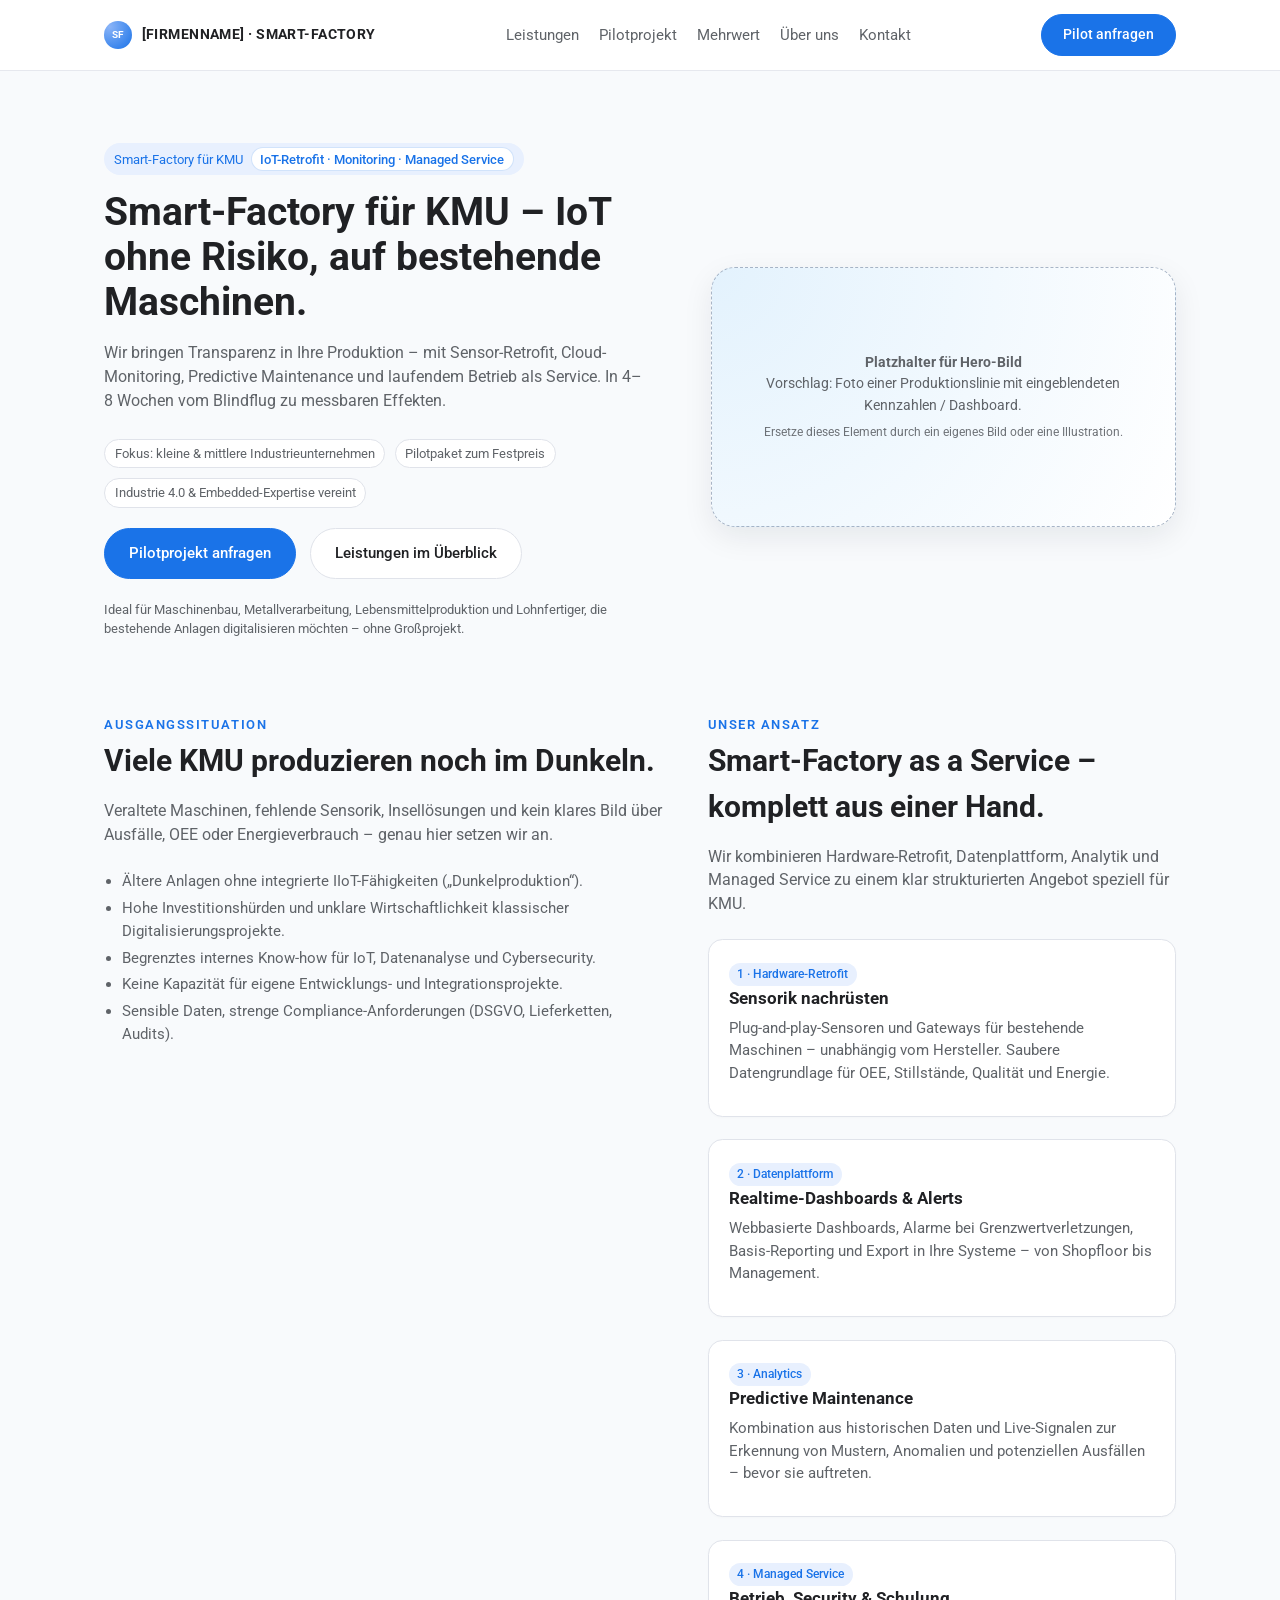
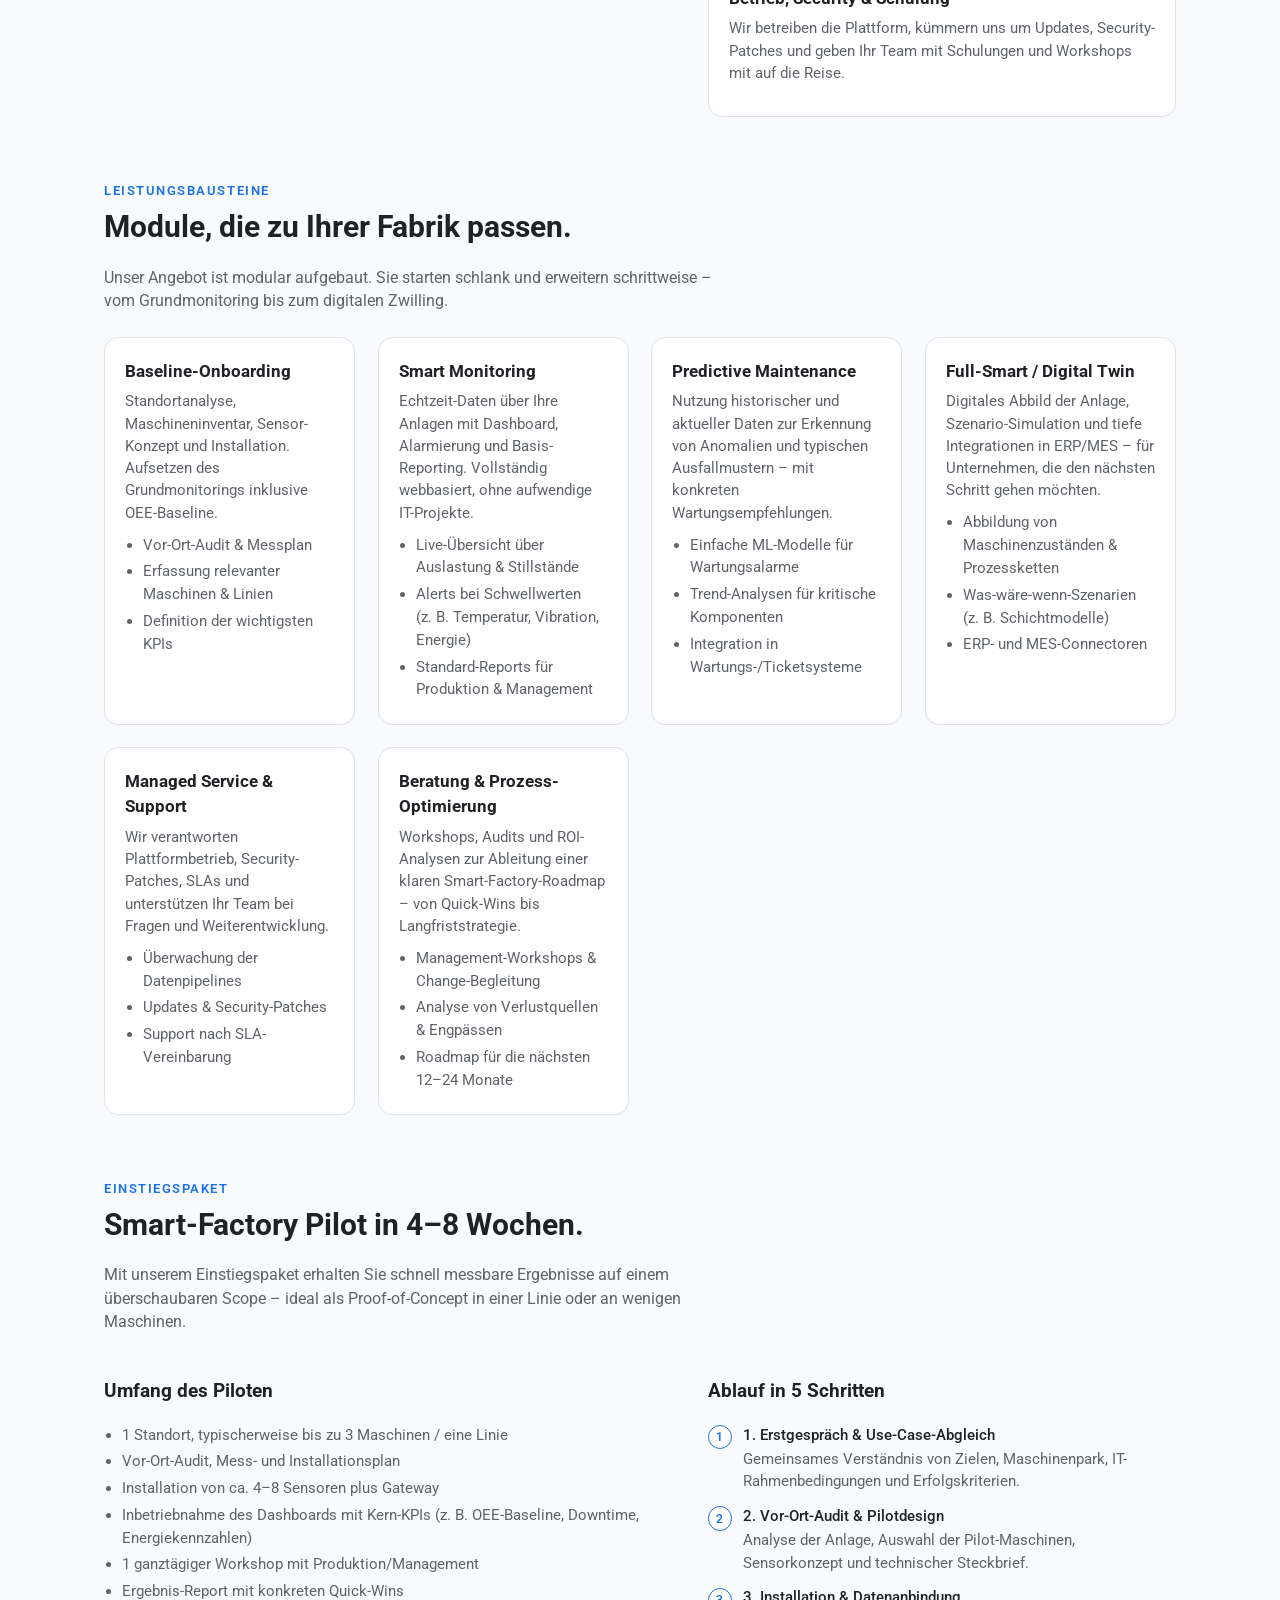
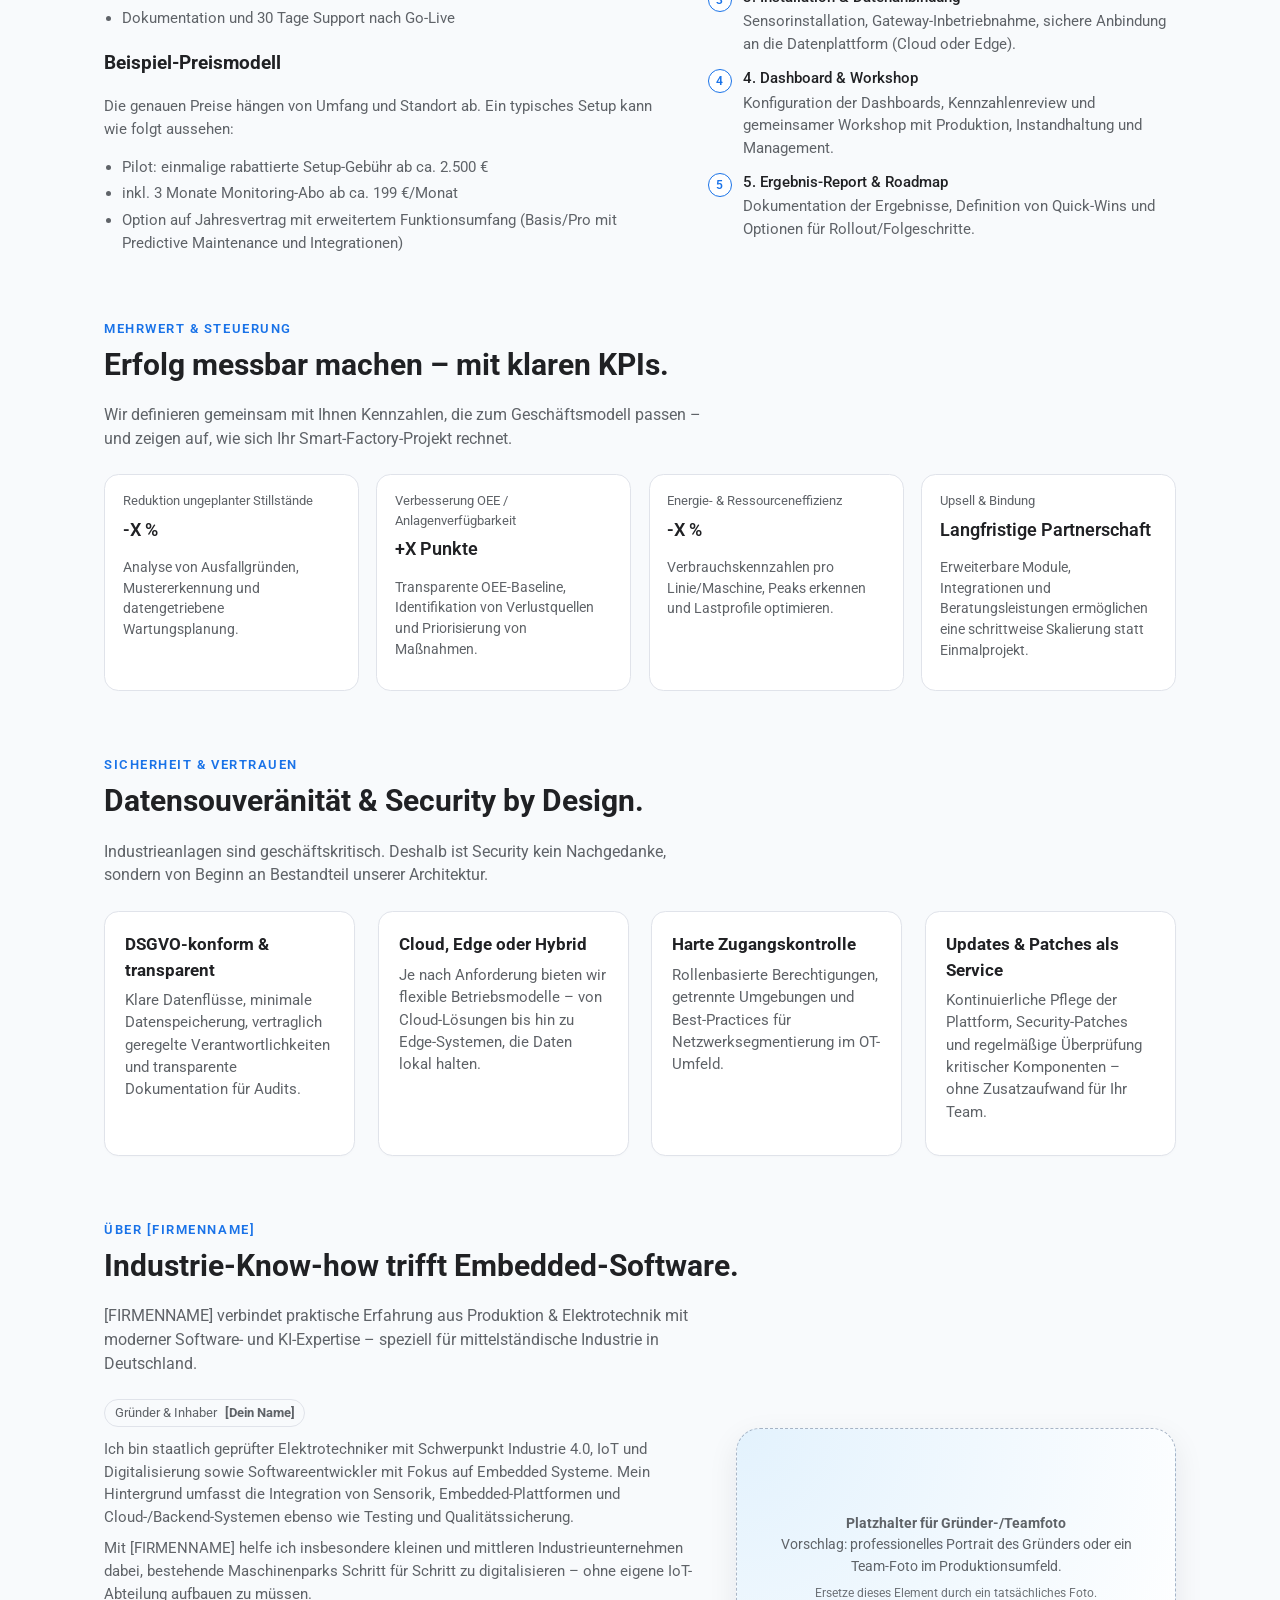
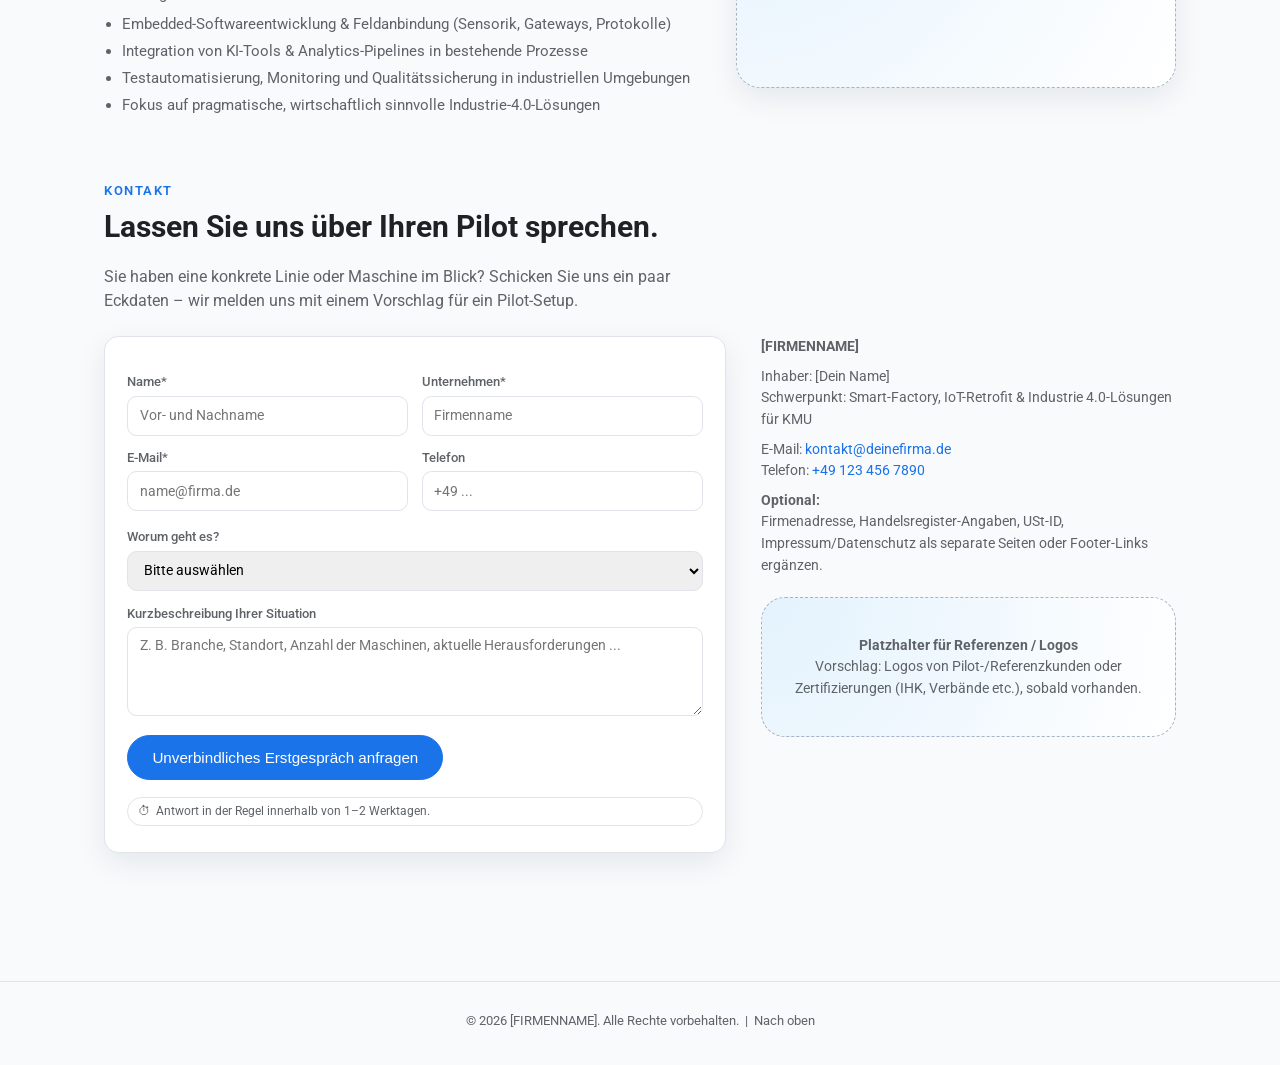
<file: index.html>
<!DOCTYPE html>
<html lang="de">
<head>
  <meta charset="UTF-8" />
  <title>Smart-Factory für KMU | [FIRMENNAME]</title>
  <meta name="viewport" content="width=device-width, initial-scale=1" />
  <meta
    name="description"
    content="Smart-Factory as a Service für kleine und mittlere Industrieunternehmen: IoT-Retrofit, Monitoring, Predictive Maintenance und Managed Service – speziell für KMU."
  />
  <link rel="preconnect" href="https://fonts.googleapis.com" />
  <link rel="preconnect" href="https://fonts.gstatic.com" crossorigin />
  <link
    href="https://fonts.googleapis.com/css2?family=Roboto:wght@300;400;500;700&display=swap"
    rel="stylesheet"
  />
  <style>
    :root {
      --primary: #1a73e8;
      --primary-soft: #e8f0fe;
      --accent: #0b8043;
      --bg: #f8fafc;
      --text: #202124;
      --muted: #5f6368;
      --border: #e0e3ea;
      --card-bg: #ffffff;
      --danger: #d93025;
      --radius-lg: 1.5rem;
      --radius-md: 0.9rem;
      --shadow-soft: 0 10px 30px rgba(15, 23, 42, 0.08);
    }

    * {
      box-sizing: border-box;
    }

    html {
      scroll-behavior: smooth;
    }

    body {
      margin: 0;
      font-family: "Roboto", system-ui, -apple-system, BlinkMacSystemFont,
        "Segoe UI", sans-serif;
      background: var(--bg);
      color: var(--text);
      line-height: 1.5;
    }

    a {
      color: inherit;
    }

    header.top-nav {
      position: sticky;
      top: 0;
      z-index: 50;
      background: rgba(255, 255, 255, 0.97);
      backdrop-filter: blur(12px);
      border-bottom: 1px solid rgba(224, 227, 234, 0.8);
    }

    .nav-inner {
      max-width: 1120px;
      margin: 0 auto;
      padding: 0.9rem 1.5rem;
      display: flex;
      align-items: center;
      justify-content: space-between;
      gap: 1.5rem;
    }

    .logo {
      display: flex;
      align-items: center;
      gap: 0.6rem;
      font-weight: 700;
      letter-spacing: 0.03em;
      text-transform: uppercase;
      font-size: 0.9rem;
    }

    .logo-mark {
      width: 28px;
      height: 28px;
      border-radius: 0.9rem;
      background: radial-gradient(circle at 20% 20%, #8ab4f8, #1a73e8);
      display: inline-flex;
      align-items: center;
      justify-content: center;
      font-size: 0.65rem;
      color: #fff;
      font-weight: 700;
    }

    nav {
      display: flex;
      align-items: center;
      gap: 1.25rem;
      font-size: 0.95rem;
      color: var(--muted);
    }

    nav a {
      text-decoration: none;
      padding: 0.2rem 0;
    }

    nav a:hover {
      color: var(--primary);
    }

    .nav-cta {
      display: inline-flex;
      align-items: center;
      justify-content: center;
      padding: 0.55rem 1.3rem;
      border-radius: 999px;
      border: 1px solid var(--primary);
      font-size: 0.9rem;
      font-weight: 500;
      color: #ffffff;
      background: var(--primary);
      text-decoration: none;
      white-space: nowrap;
    }

    .nav-cta:hover {
      background: #1558b0;
      border-color: #1558b0;
    }

    main {
      max-width: 1120px;
      margin: 0 auto;
      padding: 4.5rem 1.5rem 4rem;
    }

    section {
      margin-bottom: 4rem;
    }

    .section-header {
      margin-bottom: 1.5rem;
    }

    .section-kicker {
      text-transform: uppercase;
      letter-spacing: 0.12em;
      font-size: 0.8rem;
      color: var(--primary);
      font-weight: 600;
      margin-bottom: 0.25rem;
    }

    .section-title {
      font-size: 1.9rem;
      font-weight: 700;
      margin: 0 0 0.5rem;
    }

    .section-subtitle {
      color: var(--muted);
      font-size: 0.98rem;
      max-width: 620px;
    }

    /* Hero */

    .hero {
      display: grid;
      grid-template-columns: minmax(0, 3fr) minmax(0, 2.5fr);
      gap: 3rem;
      align-items: center;
    }

    .hero-kicker {
      display: inline-flex;
      align-items: center;
      gap: 0.5rem;
      padding: 0.25rem 0.6rem;
      border-radius: 999px;
      background: var(--primary-soft);
      color: var(--primary);
      font-size: 0.8rem;
      margin-bottom: 0.9rem;
    }

    .hero-kicker span.pill {
      padding: 0.1rem 0.55rem;
      border-radius: 999px;
      background: #ffffff;
      border: 1px solid rgba(26, 115, 232, 0.2);
      font-weight: 500;
    }

    .hero h1 {
      font-size: 2.45rem;
      line-height: 1.15;
      margin: 0 0 0.8rem;
    }

    .hero-lead {
      color: var(--muted);
      font-size: 1rem;
      max-width: 34rem;
      margin-bottom: 1.6rem;
    }

    .hero-badges {
      display: flex;
      flex-wrap: wrap;
      gap: 0.6rem;
      margin-bottom: 1.3rem;
      font-size: 0.82rem;
      color: var(--muted);
    }

    .badge {
      padding: 0.25rem 0.6rem;
      border-radius: 999px;
      background: #fff;
      border: 1px solid var(--border);
    }

    .btn-group {
      display: flex;
      flex-wrap: wrap;
      gap: 0.9rem;
      margin-bottom: 1.3rem;
    }

    .btn-primary,
    .btn-secondary {
      display: inline-flex;
      align-items: center;
      justify-content: center;
      padding: 0.8rem 1.5rem;
      border-radius: 999px;
      text-decoration: none;
      font-weight: 500;
      font-size: 0.95rem;
      border: 1px solid transparent;
      cursor: pointer;
    }

    .btn-primary {
      background: var(--primary);
      color: #ffffff;
      border-color: var(--primary);
    }

    .btn-primary:hover {
      background: #1558b0;
      border-color: #1558b0;
    }

    .btn-secondary {
      background: #ffffff;
      color: var(--text);
      border-color: var(--border);
    }

    .btn-secondary:hover {
      border-color: var(--primary);
      color: var(--primary);
    }

    .hero-note {
      font-size: 0.8rem;
      color: var(--muted);
    }

    .hero-media {
      position: relative;
    }

    .image-placeholder {
      border-radius: var(--radius-lg);
      border: 1px dashed rgba(148, 163, 184, 0.8);
      background: radial-gradient(circle at 0 0, #e3f2fd, #ffffff);
      min-height: 260px;
      display: flex;
      align-items: center;
      justify-content: center;
      text-align: center;
      font-size: 0.9rem;
      color: var(--muted);
      padding: 1.5rem;
      box-shadow: var(--shadow-soft);
    }

    .image-placeholder small {
      display: block;
      margin-top: 0.4rem;
      font-size: 0.78rem;
      opacity: 0.9;
    }

    /* Layout: two-column sections */

    .two-column {
      display: grid;
      grid-template-columns: minmax(0, 3fr) minmax(0, 2.5fr);
      gap: 2.6rem;
      align-items: flex-start;
    }

    /* Lists & cards */

    ul {
      padding-left: 1.1rem;
      margin: 0.5rem 0 0;
      color: var(--muted);
      font-size: 0.95rem;
    }

    li + li {
      margin-top: 0.25rem;
    }

    .card-grid {
      display: grid;
      grid-template-columns: repeat(auto-fit, minmax(230px, 1fr));
      gap: 1.4rem;
    }

    .card {
      background: var(--card-bg);
      border-radius: var(--radius-md);
      border: 1px solid var(--border);
      padding: 1.3rem 1.25rem 1.4rem;
      box-shadow: 0 1px 3px rgba(15, 23, 42, 0.02);
    }

    .card h3 {
      margin: 0 0 0.4rem;
      font-size: 1.05rem;
    }

    .card p {
      margin: 0.25rem 0 0.6rem;
      font-size: 0.93rem;
      color: var(--muted);
    }

    .card-tag {
      display: inline-flex;
      padding: 0.15rem 0.55rem;
      border-radius: 999px;
      background: var(--primary-soft);
      color: var(--primary);
      font-size: 0.75rem;
      font-weight: 500;
    }

    .kpi-row {
      display: grid;
      grid-template-columns: repeat(auto-fit, minmax(210px, 1fr));
      gap: 1.1rem;
      margin-top: 1.3rem;
    }

    .kpi-card {
      background: var(--card-bg);
      border-radius: var(--radius-md);
      border: 1px solid var(--border);
      padding: 1rem 1.1rem;
    }

    .kpi-label {
      font-size: 0.82rem;
      color: var(--muted);
      margin-bottom: 0.3rem;
    }

    .kpi-value {
      font-size: 1.15rem;
      font-weight: 600;
    }

    .step-list {
      counter-reset: step;
      margin: 0.6rem 0 0;
      padding: 0;
      list-style: none;
    }

    .step-list li {
      counter-increment: step;
      position: relative;
      padding-left: 2.2rem;
      margin-bottom: 0.75rem;
      font-size: 0.94rem;
      color: var(--muted);
    }

    .step-list li::before {
      content: counter(step);
      position: absolute;
      left: 0;
      top: 0.1rem;
      width: 1.4rem;
      height: 1.4rem;
      border-radius: 999px;
      border: 1px solid var(--primary);
      color: var(--primary);
      display: inline-flex;
      align-items: center;
      justify-content: center;
      font-size: 0.75rem;
      font-weight: 600;
      background: #ffffff;
    }

    .step-title {
      font-weight: 500;
      color: var(--text);
      display: block;
      margin-bottom: 0.1rem;
    }

    /* Founder / About */

    .about-grid {
      display: grid;
      grid-template-columns: minmax(0, 3fr) minmax(0, 2.2fr);
      gap: 2rem;
      align-items: center;
    }

    .founder-badge {
      display: inline-flex;
      align-items: center;
      gap: 0.5rem;
      padding: 0.2rem 0.6rem;
      border-radius: 999px;
      border: 1px solid var(--border);
      font-size: 0.8rem;
      color: var(--muted);
      margin-bottom: 0.7rem;
    }

    .about-text p {
      margin: 0 0 0.5rem;
      font-size: 0.95rem;
      color: var(--muted);
    }

    .about-text ul {
      margin-top: 0.3rem;
    }

    /* Kontakt */

    .contact-grid {
      display: grid;
      grid-template-columns: minmax(0, 3fr) minmax(0, 2fr);
      gap: 2.2rem;
      align-items: flex-start;
    }

    .contact-card {
      background: var(--card-bg);
      border-radius: var(--radius-md);
      border: 1px solid var(--border);
      padding: 1.4rem 1.4rem 1.6rem;
      box-shadow: var(--shadow-soft);
    }

    .form-row {
      display: flex;
      flex-wrap: wrap;
      gap: 0.9rem;
    }

    .form-field {
      flex: 1 1 160px;
      display: flex;
      flex-direction: column;
      margin-top: 0.8rem;
    }

    label {
      font-size: 0.8rem;
      font-weight: 500;
      color: var(--muted);
      margin-bottom: 0.25rem;
    }

    input,
    select,
    textarea {
      border-radius: 0.6rem;
      border: 1px solid var(--border);
      padding: 0.6rem 0.7rem;
      font-size: 0.9rem;
      font-family: inherit;
      resize: vertical;
      min-height: 2.5rem;
    }

    input:focus,
    select:focus,
    textarea:focus {
      outline: none;
      border-color: var(--primary);
      box-shadow: 0 0 0 1px rgba(26, 115, 232, 0.08);
    }

    .contact-meta {
      font-size: 0.9rem;
      color: var(--muted);
    }

    .contact-meta p {
      margin: 0 0 0.5rem;
    }

    .contact-meta a {
      color: var(--primary);
      text-decoration: none;
    }

    .contact-meta a:hover {
      text-decoration: underline;
    }

    .pill-note {
      display: inline-flex;
      align-items: center;
      gap: 0.35rem;
      padding: 0.25rem 0.6rem;
      border-radius: 999px;
      background: #fff;
      border: 1px solid var(--border);
      font-size: 0.78rem;
      color: var(--muted);
      margin-top: 0.4rem;
    }

    footer {
      border-top: 1px solid var(--border);
      padding: 1.8rem 1.5rem 2.2rem;
      font-size: 0.82rem;
      color: var(--muted);
      text-align: center;
    }

    /* Responsive */

    @media (max-width: 960px) {
      .hero,
      .two-column,
      .about-grid,
      .contact-grid {
        grid-template-columns: minmax(0, 1fr);
      }

      .hero {
        gap: 2.2rem;
      }

      .hero-media {
        order: -1;
      }
    }

    @media (max-width: 780px) {
      .nav-inner {
        flex-wrap: wrap;
      }

      nav {
        flex-wrap: wrap;
        justify-content: flex-start;
      }

      .hero h1 {
        font-size: 2rem;
      }
    }

    @media (max-width: 520px) {
      .btn-group {
        flex-direction: column;
        align-items: stretch;
      }

      main {
        padding-top: 3.5rem;
      }
    }
  </style>
</head>
<body>
<header class="top-nav">
  <div class="nav-inner">
    <div class="logo">
      <div class="logo-mark">SF</div>
      <span>[FIRMENNAME] · Smart-Factory</span>
    </div>
    <nav aria-label="Hauptnavigation">
      <a href="#leistungen">Leistungen</a>
      <a href="#pilot">Pilotprojekt</a>
      <a href="#kpis">Mehrwert</a>
      <a href="#ueber-uns">Über uns</a>
      <a href="#kontakt">Kontakt</a>
    </nav>
    <a class="nav-cta" href="#kontakt">Pilot anfragen</a>
  </div>
</header>

<main>
  <!-- HERO -->
  <section id="start" class="hero">
    <div>
      <div class="hero-kicker">
        Smart-Factory für KMU
        <span class="pill">IoT-Retrofit · Monitoring · Managed Service</span>
      </div>
      <h1>Smart-Factory für KMU – IoT ohne Risiko, auf bestehende Maschinen.</h1>
      <p class="hero-lead">
        Wir bringen Transparenz in Ihre Produktion – mit Sensor-Retrofit, Cloud-Monitoring,
        Predictive Maintenance und laufendem Betrieb als Service. In 4–8 Wochen vom
        Blindflug zu messbaren Effekten.
      </p>
      <div class="hero-badges">
        <span class="badge">Fokus: kleine &amp; mittlere Industrieunternehmen</span>
        <span class="badge">Pilotpaket zum Festpreis</span>
        <span class="badge">Industrie 4.0 &amp; Embedded-Expertise vereint</span>
      </div>
      <div class="btn-group">
        <a href="#kontakt" class="btn-primary">Pilotprojekt anfragen</a>
        <a href="#leistungen" class="btn-secondary">Leistungen im Überblick</a>
      </div>
      <p class="hero-note">
        Ideal für Maschinenbau, Metallverarbeitung, Lebensmittelproduktion und
        Lohnfertiger, die bestehende Anlagen digitalisieren möchten – ohne Großprojekt.
      </p>
    </div>
    <div class="hero-media">
      <div class="image-placeholder">
        <div>
          <strong>Platzhalter für Hero-Bild</strong><br />
          Vorschlag: Foto einer Produktionslinie mit eingeblendeten Kennzahlen / Dashboard.
          <small>Ersetze dieses Element durch ein eigenes Bild oder eine Illustration.</small>
        </div>
      </div>
    </div>
  </section>

  <!-- PROBLEM & LÖSUNG -->
  <section id="leistungen">
    <div class="two-column">
      <div>
        <div class="section-header">
          <div class="section-kicker">Ausgangssituation</div>
          <h2 class="section-title">Viele KMU produzieren noch im Dunkeln.</h2>
          <p class="section-subtitle">
            Veraltete Maschinen, fehlende Sensorik, Insellösungen und kein klares Bild über
            Ausfälle, OEE oder Energieverbrauch – genau hier setzen wir an.
          </p>
        </div>
        <ul>
          <li>Ältere Anlagen ohne integrierte IIoT-Fähigkeiten („Dunkelproduktion“).</li>
          <li>Hohe Investitionshürden und unklare Wirtschaftlichkeit klassischer Digitalisierungsprojekte.</li>
          <li>Begrenztes internes Know-how für IoT, Datenanalyse und Cybersecurity.</li>
          <li>Keine Kapazität für eigene Entwicklungs- und Integrationsprojekte.</li>
          <li>Sensible Daten, strenge Compliance-Anforderungen (DSGVO, Lieferketten, Audits).</li>
        </ul>
      </div>
      <div>
        <div class="section-header">
          <div class="section-kicker">Unser Ansatz</div>
          <h2 class="section-title">Smart-Factory as a Service – komplett aus einer Hand.</h2>
          <p class="section-subtitle">
            Wir kombinieren Hardware-Retrofit, Datenplattform, Analytik und Managed Service zu
            einem klar strukturierten Angebot speziell für KMU.
          </p>
        </div>
        <div class="card-grid">
          <div class="card">
            <span class="card-tag">1 · Hardware-Retrofit</span>
            <h3>Sensorik nachrüsten</h3>
            <p>
              Plug-and-play-Sensoren und Gateways für bestehende Maschinen – unabhängig vom
              Hersteller. Saubere Datengrundlage für OEE, Stillstände, Qualität und Energie.
            </p>
          </div>
          <div class="card">
            <span class="card-tag">2 · Datenplattform</span>
            <h3>Realtime-Dashboards &amp; Alerts</h3>
            <p>
              Webbasierte Dashboards, Alarme bei Grenzwertverletzungen, Basis-Reporting und
              Export in Ihre Systeme – von Shopfloor bis Management.
            </p>
          </div>
          <div class="card">
            <span class="card-tag">3 · Analytics</span>
            <h3>Predictive Maintenance</h3>
            <p>
              Kombination aus historischen Daten und Live-Signalen zur Erkennung von Mustern,
              Anomalien und potenziellen Ausfällen – bevor sie auftreten.
            </p>
          </div>
          <div class="card">
            <span class="card-tag">4 · Managed Service</span>
            <h3>Betrieb, Security &amp; Schulung</h3>
            <p>
              Wir betreiben die Plattform, kümmern uns um Updates, Security-Patches und geben
              Ihr Team mit Schulungen und Workshops mit auf die Reise.
            </p>
          </div>
        </div>
      </div>
    </div>
  </section>

  <!-- MODULE -->
  <section id="module">
    <div class="section-header">
      <div class="section-kicker">Leistungsbausteine</div>
      <h2 class="section-title">Module, die zu Ihrer Fabrik passen.</h2>
      <p class="section-subtitle">
        Unser Angebot ist modular aufgebaut. Sie starten schlank und erweitern schrittweise –
        vom Grundmonitoring bis zum digitalen Zwilling.
      </p>
    </div>
    <div class="card-grid">
      <div class="card">
        <h3>Baseline-Onboarding</h3>
        <p>
          Standortanalyse, Maschineninventar, Sensor-Konzept und Installation. Aufsetzen des
          Grundmonitorings inklusive OEE-Baseline.
        </p>
        <ul>
          <li>Vor-Ort-Audit &amp; Messplan</li>
          <li>Erfassung relevanter Maschinen &amp; Linien</li>
          <li>Definition der wichtigsten KPIs</li>
        </ul>
      </div>
      <div class="card">
        <h3>Smart Monitoring</h3>
        <p>
          Echtzeit-Daten über Ihre Anlagen mit Dashboard, Alarmierung und Basis-Reporting.
          Vollständig webbasiert, ohne aufwendige IT-Projekte.
        </p>
        <ul>
          <li>Live-Übersicht über Auslastung &amp; Stillstände</li>
          <li>Alerts bei Schwellwerten (z.&nbsp;B. Temperatur, Vibration, Energie)</li>
          <li>Standard-Reports für Produktion &amp; Management</li>
        </ul>
      </div>
      <div class="card">
        <h3>Predictive Maintenance</h3>
        <p>
          Nutzung historischer und aktueller Daten zur Erkennung von Anomalien und typischen
          Ausfallmustern – mit konkreten Wartungsempfehlungen.
        </p>
        <ul>
          <li>Einfache ML-Modelle für Wartungsalarme</li>
          <li>Trend-Analysen für kritische Komponenten</li>
          <li>Integration in Wartungs-/Ticketsysteme</li>
        </ul>
      </div>
      <div class="card">
        <h3>Full-Smart / Digital Twin</h3>
        <p>
          Digitales Abbild der Anlage, Szenario-Simulation und tiefe Integrationen in ERP/MES – für
          Unternehmen, die den nächsten Schritt gehen möchten.
        </p>
        <ul>
          <li>Abbildung von Maschinenzuständen &amp; Prozessketten</li>
          <li>Was-wäre-wenn-Szenarien (z.&nbsp;B. Schichtmodelle)</li>
          <li>ERP- und MES-Connectoren</li>
        </ul>
      </div>
      <div class="card">
        <h3>Managed Service &amp; Support</h3>
        <p>
          Wir verantworten Plattformbetrieb, Security-Patches, SLAs und unterstützen Ihr Team
          bei Fragen und Weiterentwicklung.
        </p>
        <ul>
          <li>Überwachung der Datenpipelines</li>
          <li>Updates &amp; Security-Patches</li>
          <li>Support nach SLA-Vereinbarung</li>
        </ul>
      </div>
      <div class="card">
        <h3>Beratung &amp; Prozess-Optimierung</h3>
        <p>
          Workshops, Audits und ROI-Analysen zur Ableitung einer klaren Smart-Factory-Roadmap –
          von Quick-Wins bis Langfriststrategie.
        </p>
        <ul>
          <li>Management-Workshops &amp; Change-Begleitung</li>
          <li>Analyse von Verlustquellen &amp; Engpässen</li>
          <li>Roadmap für die nächsten 12–24 Monate</li>
        </ul>
      </div>
    </div>
  </section>

  <!-- PILOT -->
  <section id="pilot">
    <div class="section-header">
      <div class="section-kicker">Einstiegspaket</div>
      <h2 class="section-title">Smart-Factory Pilot in 4–8 Wochen.</h2>
      <p class="section-subtitle">
        Mit unserem Einstiegspaket erhalten Sie schnell messbare Ergebnisse auf einem
        überschaubaren Scope – ideal als Proof-of-Concept in einer Linie oder an wenigen
        Maschinen.
      </p>
    </div>
    <div class="two-column">
      <div>
        <h3>Umfang des Piloten</h3>
        <ul>
          <li>1 Standort, typischerweise bis zu 3 Maschinen / eine Linie</li>
          <li>Vor-Ort-Audit, Mess- und Installationsplan</li>
          <li>Installation von ca. 4–8 Sensoren plus Gateway</li>
          <li>
            Inbetriebnahme des Dashboards mit Kern-KPIs (z.&nbsp;B. OEE-Baseline, Downtime,
            Energiekennzahlen)
          </li>
          <li>1 ganztägiger Workshop mit Produktion/Management</li>
          <li>Ergebnis-Report mit konkreten Quick-Wins</li>
          <li>Dokumentation und 30 Tage Support nach Go-Live</li>
        </ul>

        <h3>Beispiel-Preismodell</h3>
        <p style="font-size:0.94rem; color:var(--muted);">
          Die genauen Preise hängen von Umfang und Standort ab. Ein typisches Setup kann wie
          folgt aussehen:
        </p>
        <ul>
          <li>Pilot: einmalige rabattierte Setup-Gebühr ab ca. 2.500 €</li>
          <li>inkl. 3 Monate Monitoring-Abo ab ca. 199 €/Monat</li>
          <li>
            Option auf Jahresvertrag mit erweitertem Funktionsumfang (Basis/Pro mit Predictive
            Maintenance und Integrationen)
          </li>
        </ul>
      </div>
      <div>
        <h3>Ablauf in 5 Schritten</h3>
        <ol class="step-list">
          <li>
            <span class="step-title">1. Erstgespräch &amp; Use-Case-Abgleich</span>
            Gemeinsames Verständnis von Zielen, Maschinenpark, IT-Rahmenbedingungen und
            Erfolgskriterien.
          </li>
          <li>
            <span class="step-title">2. Vor-Ort-Audit &amp; Pilotdesign</span>
            Analyse der Anlage, Auswahl der Pilot-Maschinen, Sensorkonzept und technischer
            Steckbrief.
          </li>
          <li>
            <span class="step-title">3. Installation &amp; Datenanbindung</span>
            Sensorinstallation, Gateway-Inbetriebnahme, sichere Anbindung an die Datenplattform
            (Cloud oder Edge).
          </li>
          <li>
            <span class="step-title">4. Dashboard &amp; Workshop</span>
            Konfiguration der Dashboards, Kennzahlenreview und gemeinsamer Workshop
            mit Produktion, Instandhaltung und Management.
          </li>
          <li>
            <span class="step-title">5. Ergebnis-Report &amp; Roadmap</span>
            Dokumentation der Ergebnisse, Definition von Quick-Wins und Optionen für
            Rollout/Folgeschritte.
          </li>
        </ol>
      </div>
    </div>
  </section>

  <!-- KPIs & MEHRWERT -->
  <section id="kpis">
    <div class="section-header">
      <div class="section-kicker">Mehrwert &amp; Steuerung</div>
      <h2 class="section-title">Erfolg messbar machen – mit klaren KPIs.</h2>
      <p class="section-subtitle">
        Wir definieren gemeinsam mit Ihnen Kennzahlen, die zum Geschäftsmodell passen – und
        zeigen auf, wie sich Ihr Smart-Factory-Projekt rechnet.
      </p>
    </div>
    <div class="kpi-row">
      <div class="kpi-card">
        <div class="kpi-label">Reduktion ungeplanter Stillstände</div>
        <div class="kpi-value">-X %</div>
        <p style="font-size:0.86rem; color:var(--muted);">
          Analyse von Ausfallgründen, Mustererkennung und datengetriebene Wartungsplanung.
        </p>
      </div>
      <div class="kpi-card">
        <div class="kpi-label">Verbesserung OEE / Anlagenverfügbarkeit</div>
        <div class="kpi-value">+X Punkte</div>
        <p style="font-size:0.86rem; color:var(--muted);">
          Transparente OEE-Baseline, Identifikation von Verlustquellen und Priorisierung von
          Maßnahmen.
        </p>
      </div>
      <div class="kpi-card">
        <div class="kpi-label">Energie- &amp; Ressourceneffizienz</div>
        <div class="kpi-value">-X %</div>
        <p style="font-size:0.86rem; color:var(--muted);">
          Verbrauchskennzahlen pro Linie/Maschine, Peaks erkennen und Lastprofile optimieren.
        </p>
      </div>
      <div class="kpi-card">
        <div class="kpi-label">Upsell &amp; Bindung</div>
        <div class="kpi-value">Langfristige Partnerschaft</div>
        <p style="font-size:0.86rem; color:var(--muted);">
          Erweiterbare Module, Integrationen und Beratungsleistungen ermöglichen eine schrittweise
          Skalierung statt Einmalprojekt.
        </p>
      </div>
    </div>
  </section>

  <!-- SICHERHEIT & COMPLIANCE -->
  <section id="sicherheit">
    <div class="section-header">
      <div class="section-kicker">Sicherheit &amp; Vertrauen</div>
      <h2 class="section-title">Datensouveränität &amp; Security by Design.</h2>
      <p class="section-subtitle">
        Industrieanlagen sind geschäftskritisch. Deshalb ist Security kein Nachgedanke, sondern von
        Beginn an Bestandteil unserer Architektur.
      </p>
    </div>
    <div class="card-grid">
      <div class="card">
        <h3>DSGVO-konform &amp; transparent</h3>
        <p>
          Klare Datenflüsse, minimale Datenspeicherung, vertraglich geregelte Verantwortlichkeiten
          und transparente Dokumentation für Audits.
        </p>
      </div>
      <div class="card">
        <h3>Cloud, Edge oder Hybrid</h3>
        <p>
          Je nach Anforderung bieten wir flexible Betriebsmodelle – von Cloud-Lösungen bis hin zu
          Edge-Systemen, die Daten lokal halten.
        </p>
      </div>
      <div class="card">
        <h3>Harte Zugangskontrolle</h3>
        <p>
          Rollenbasierte Berechtigungen, getrennte Umgebungen und Best-Practices für
          Netzwerksegmentierung im OT-Umfeld.
        </p>
      </div>
      <div class="card">
        <h3>Updates &amp; Patches als Service</h3>
        <p>
          Kontinuierliche Pflege der Plattform, Security-Patches und regelmäßige Überprüfung
          kritischer Komponenten – ohne Zusatzaufwand für Ihr Team.
        </p>
      </div>
    </div>
  </section>

  <!-- ÜBER UNS / GRÜNDER -->
  <section id="ueber-uns">
    <div class="section-header">
      <div class="section-kicker">Über [FIRMENNAME]</div>
      <h2 class="section-title">Industrie-Know-how trifft Embedded-Software.</h2>
      <p class="section-subtitle">
        [FIRMENNAME] verbindet praktische Erfahrung aus Produktion &amp; Elektrotechnik mit moderner
        Software- und KI-Expertise – speziell für mittelständische Industrie in Deutschland.
      </p>
    </div>
    <div class="about-grid">
      <div class="about-text">
        <div class="founder-badge">
          Gründer &amp; Inhaber
          <strong>[Dein Name]</strong>
        </div>
        <p>
          Ich bin staatlich geprüfter Elektrotechniker mit Schwerpunkt Industrie 4.0, IoT und
          Digitalisierung sowie Softwareentwickler mit Fokus auf Embedded Systeme. Mein
          Hintergrund umfasst die Integration von Sensorik, Embedded-Plattformen und
          Cloud-/Backend-Systemen ebenso wie Testing und Qualitätssicherung.
        </p>
        <p>
          Mit [FIRMENNAME] helfe ich insbesondere kleinen und mittleren Industrieunternehmen
          dabei, bestehende Maschinenparks Schritt für Schritt zu digitalisieren – ohne eigene
          IoT-Abteilung aufbauen zu müssen.
        </p>
        <ul>
          <li>Embedded-Softwareentwicklung &amp; Feldanbindung (Sensorik, Gateways, Protokolle)</li>
          <li>Integration von KI-Tools &amp; Analytics-Pipelines in bestehende Prozesse</li>
          <li>Testautomatisierung, Monitoring und Qualitätssicherung in industriellen Umgebungen</li>
          <li>Fokus auf pragmatische, wirtschaftlich sinnvolle Industrie-4.0-Lösungen</li>
        </ul>
      </div>
      <div>
        <div class="image-placeholder">
          <div>
            <strong>Platzhalter für Gründer-/Teamfoto</strong><br />
            Vorschlag: professionelles Portrait des Gründers oder ein Team-Foto im
            Produktionsumfeld.
            <small>Ersetze dieses Element durch ein tatsächliches Foto.</small>
          </div>
        </div>
      </div>
    </div>
  </section>

  <!-- KONTAKT -->
  <section id="kontakt">
    <div class="section-header">
      <div class="section-kicker">Kontakt</div>
      <h2 class="section-title">Lassen Sie uns über Ihren Pilot sprechen.</h2>
      <p class="section-subtitle">
        Sie haben eine konkrete Linie oder Maschine im Blick? Schicken Sie uns ein paar Eckdaten –
        wir melden uns mit einem Vorschlag für ein Pilot-Setup.
      </p>
    </div>
    <div class="contact-grid">
      <div class="contact-card">
        <form>
          <div class="form-row">
            <div class="form-field">
              <label for="name">Name*</label>
              <input id="name" name="name" type="text" placeholder="Vor- und Nachname" required />
            </div>
            <div class="form-field">
              <label for="company">Unternehmen*</label>
              <input id="company" name="company" type="text" placeholder="Firmenname" required />
            </div>
          </div>
          <div class="form-row">
            <div class="form-field">
              <label for="email">E-Mail*</label>
              <input id="email" name="email" type="email" placeholder="name@firma.de" required />
            </div>
            <div class="form-field">
              <label for="phone">Telefon</label>
              <input id="phone" name="phone" type="tel" placeholder="+49 ..." />
            </div>
          </div>
          <div class="form-field" style="margin-top:1rem;">
            <label for="interest">Worum geht es?</label>
            <select id="interest" name="interest">
              <option value="">Bitte auswählen</option>
              <option value="pilot">Pilotprojekt (4–8 Wochen)</option>
              <option value="monitoring">Monitoring für bestehende Anlagen</option>
              <option value="predictive">Predictive Maintenance</option>
              <option value="beratung">Beratung / Roadmap</option>
              <option value="sonstiges">Sonstiges / Rückruf</option>
            </select>
          </div>
          <div class="form-field">
            <label for="message">Kurzbeschreibung Ihrer Situation</label>
            <textarea
              id="message"
              name="message"
              rows="4"
              placeholder="Z. B. Branche, Standort, Anzahl der Maschinen, aktuelle Herausforderungen ..."
            ></textarea>
          </div>
          <div style="margin-top:1.2rem; display:flex; flex-direction:column; gap:0.7rem;">
            <button type="submit" class="btn-primary" style="align-self:flex-start; border-radius:999px;">
              Unverbindliches Erstgespräch anfragen
            </button>
            <span class="pill-note">
              <span>⏱</span>
              <span>Antwort in der Regel innerhalb von 1–2 Werktagen.</span>
            </span>
          </div>
        </form>
      </div>
      <div class="contact-meta">
        <p><strong>[FIRMENNAME]</strong></p>
        <p>
          <span>Inhaber: [Dein Name]</span><br />
          <span>Schwerpunkt: Smart-Factory, IoT-Retrofit &amp; Industrie 4.0-Lösungen für KMU</span>
        </p>
        <p>
          E-Mail: <a href="mailto:kontakt@deinefirma.de">kontakt@deinefirma.de</a><br />
          Telefon: <a href="tel:+491234567890">+49 123 456 7890</a>
        </p>
        <p>
          <strong>Optional:</strong><br />
          Firmenadresse, Handelsregister-Angaben, USt-ID, Impressum/Datenschutz als separate
          Seiten oder Footer-Links ergänzen.
        </p>
        <div style="margin-top:1.3rem;">
          <div class="image-placeholder" style="min-height:140px; box-shadow:none;">
            <div>
              <strong>Platzhalter für Referenzen / Logos</strong><br />
              Vorschlag: Logos von Pilot-/Referenzkunden oder Zertifizierungen (IHK, Verbände
              etc.), sobald vorhanden.
            </div>
          </div>
        </div>
      </div>
    </div>
  </section>
</main>

<footer>
  © <span id="year"></span> [FIRMENNAME]. Alle Rechte vorbehalten.
  &nbsp;|&nbsp;
  <a href="#start" style="color:inherit; text-decoration:none;">Nach oben</a>
  <!-- TODO: Impressum und Datenschutzerklärung verlinken -->
</footer>

<script>
  // Setzt automatisch das aktuelle Jahr im Footer
  document.getElementById("year").textContent = new Date().getFullYear();
</script>
</body>
</html>
</file>
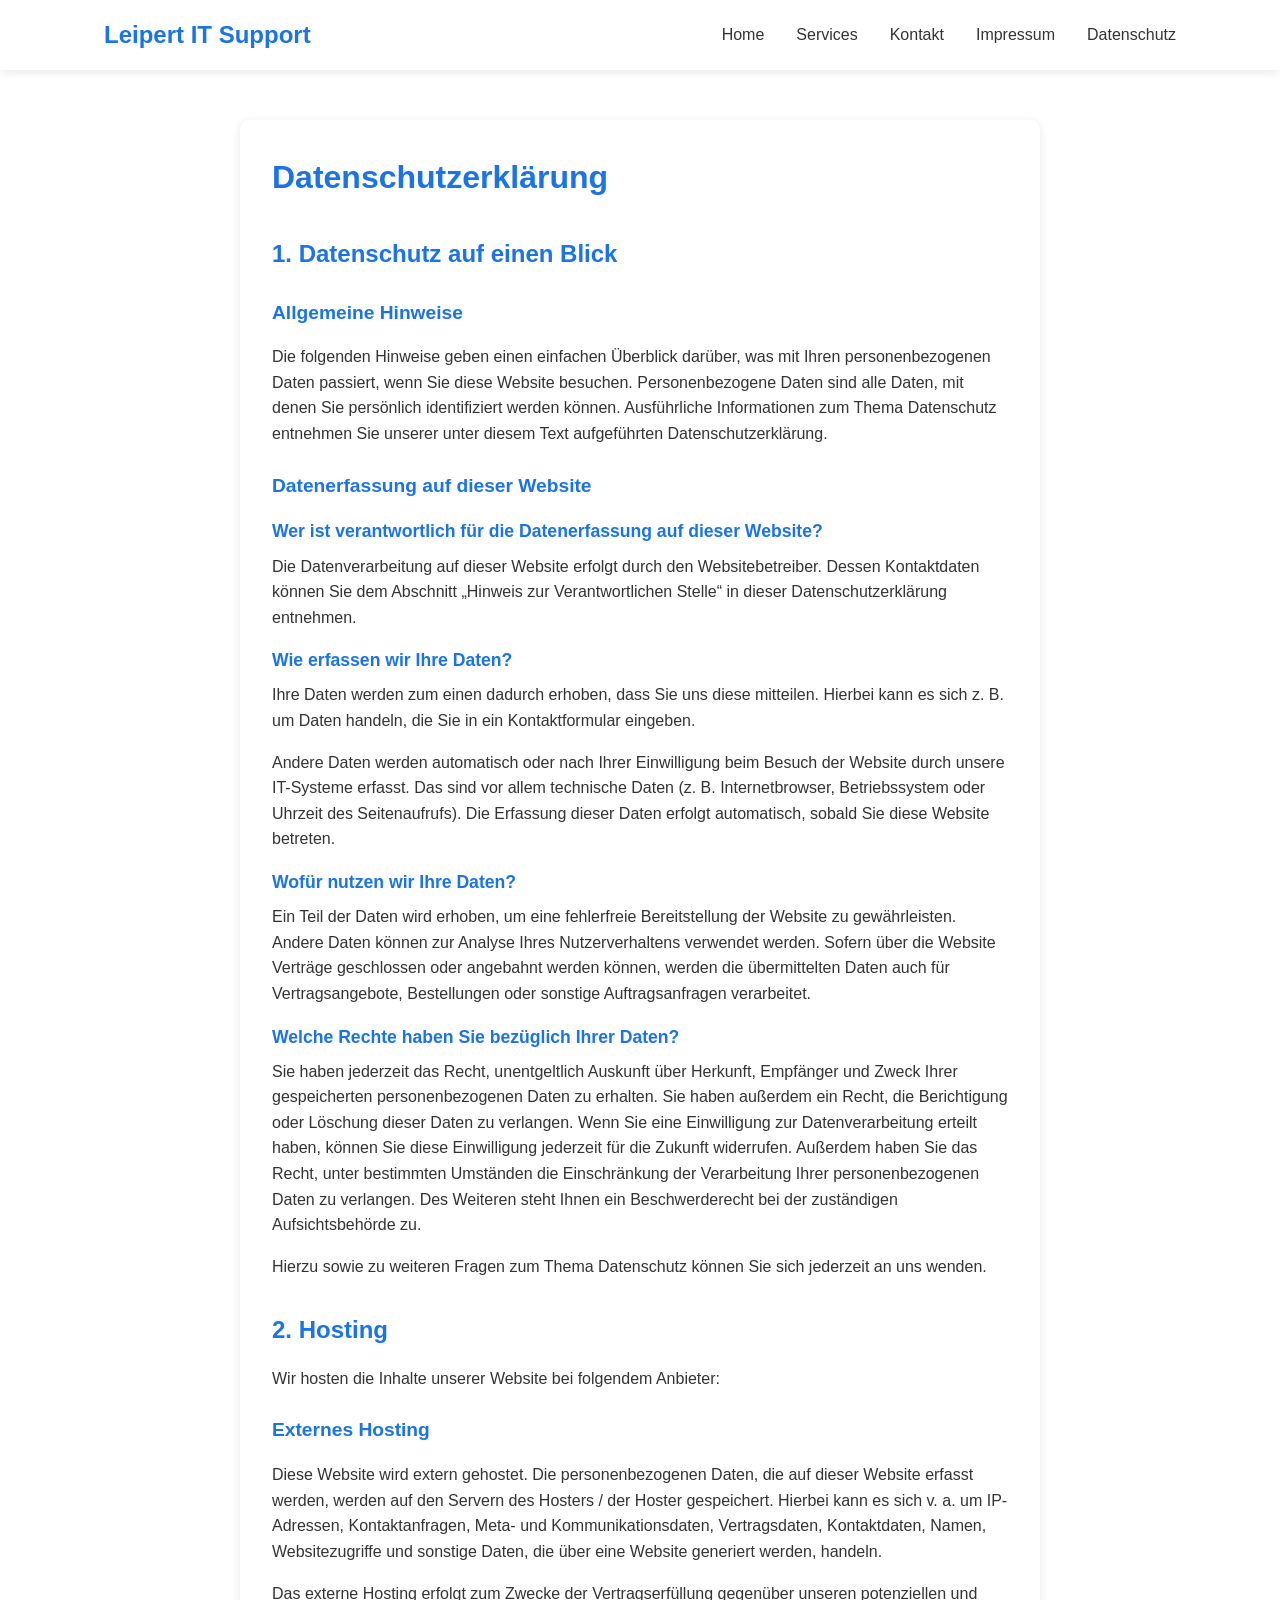
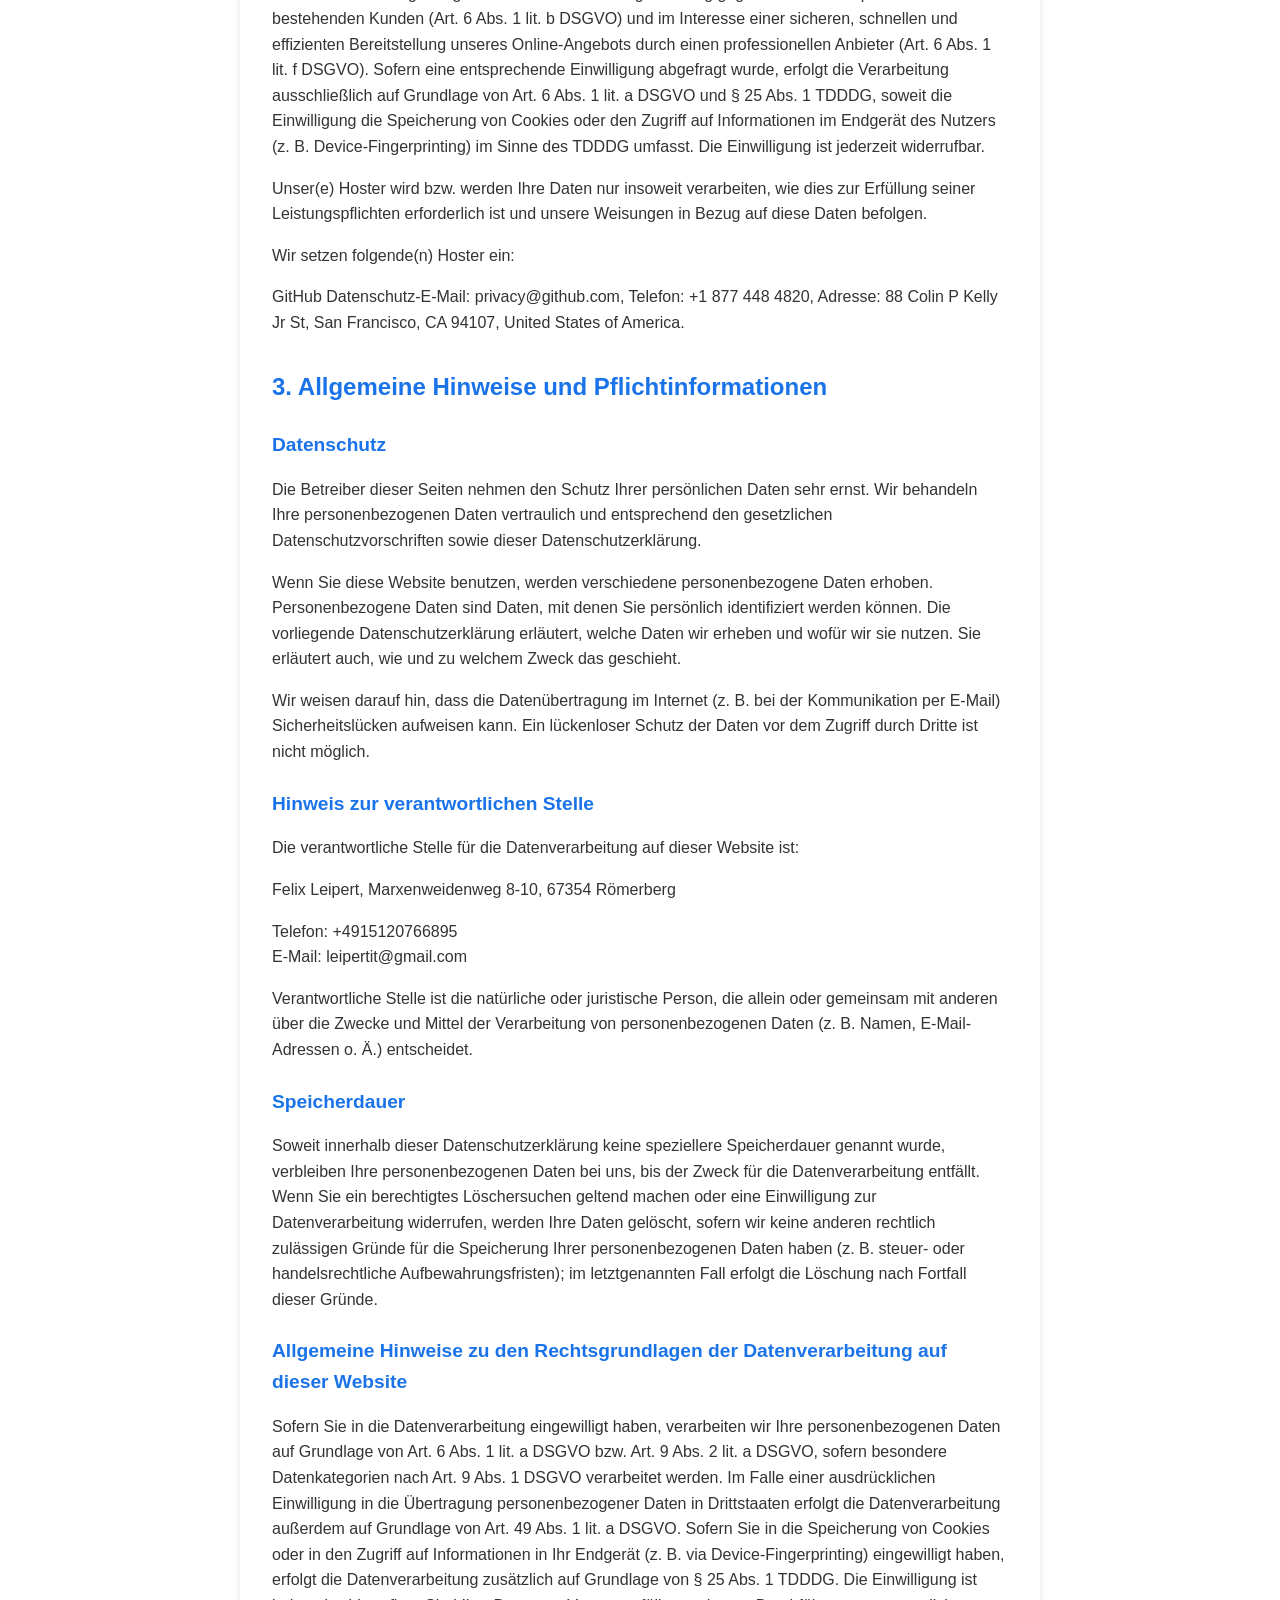
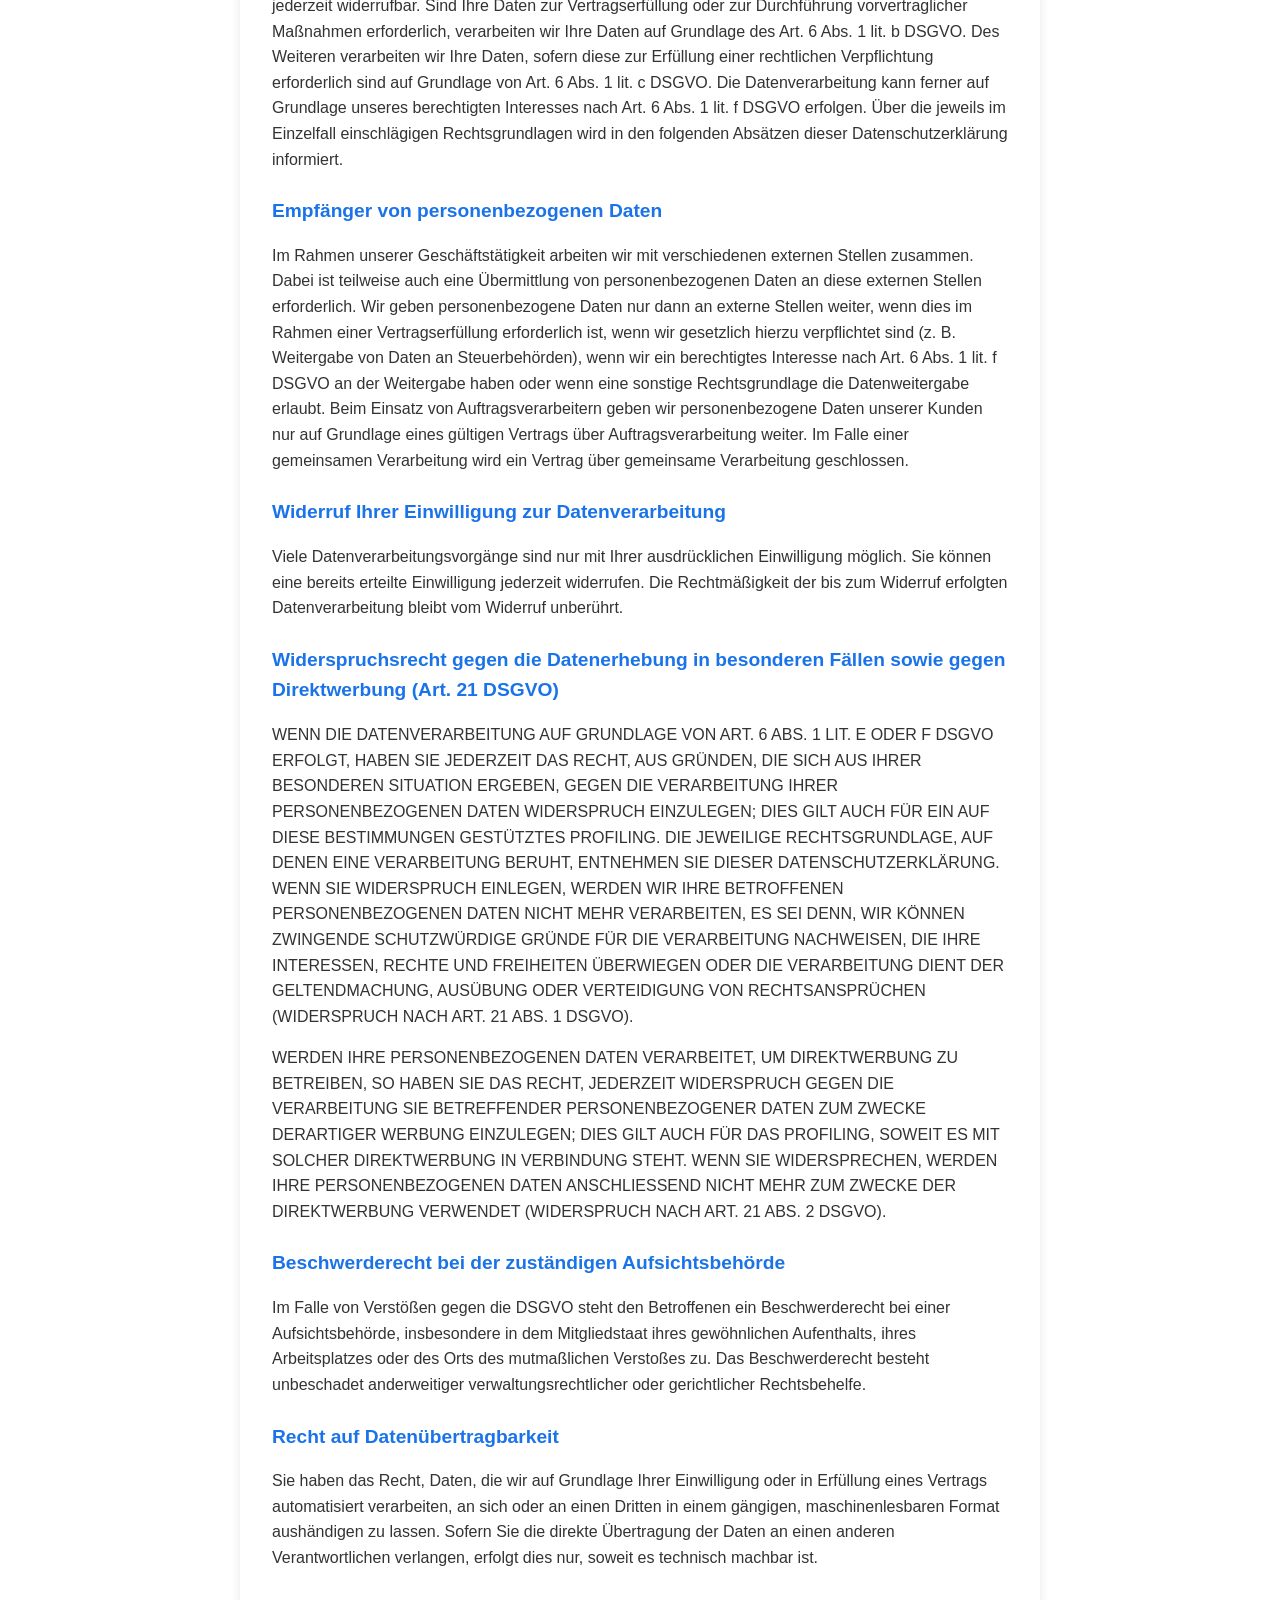
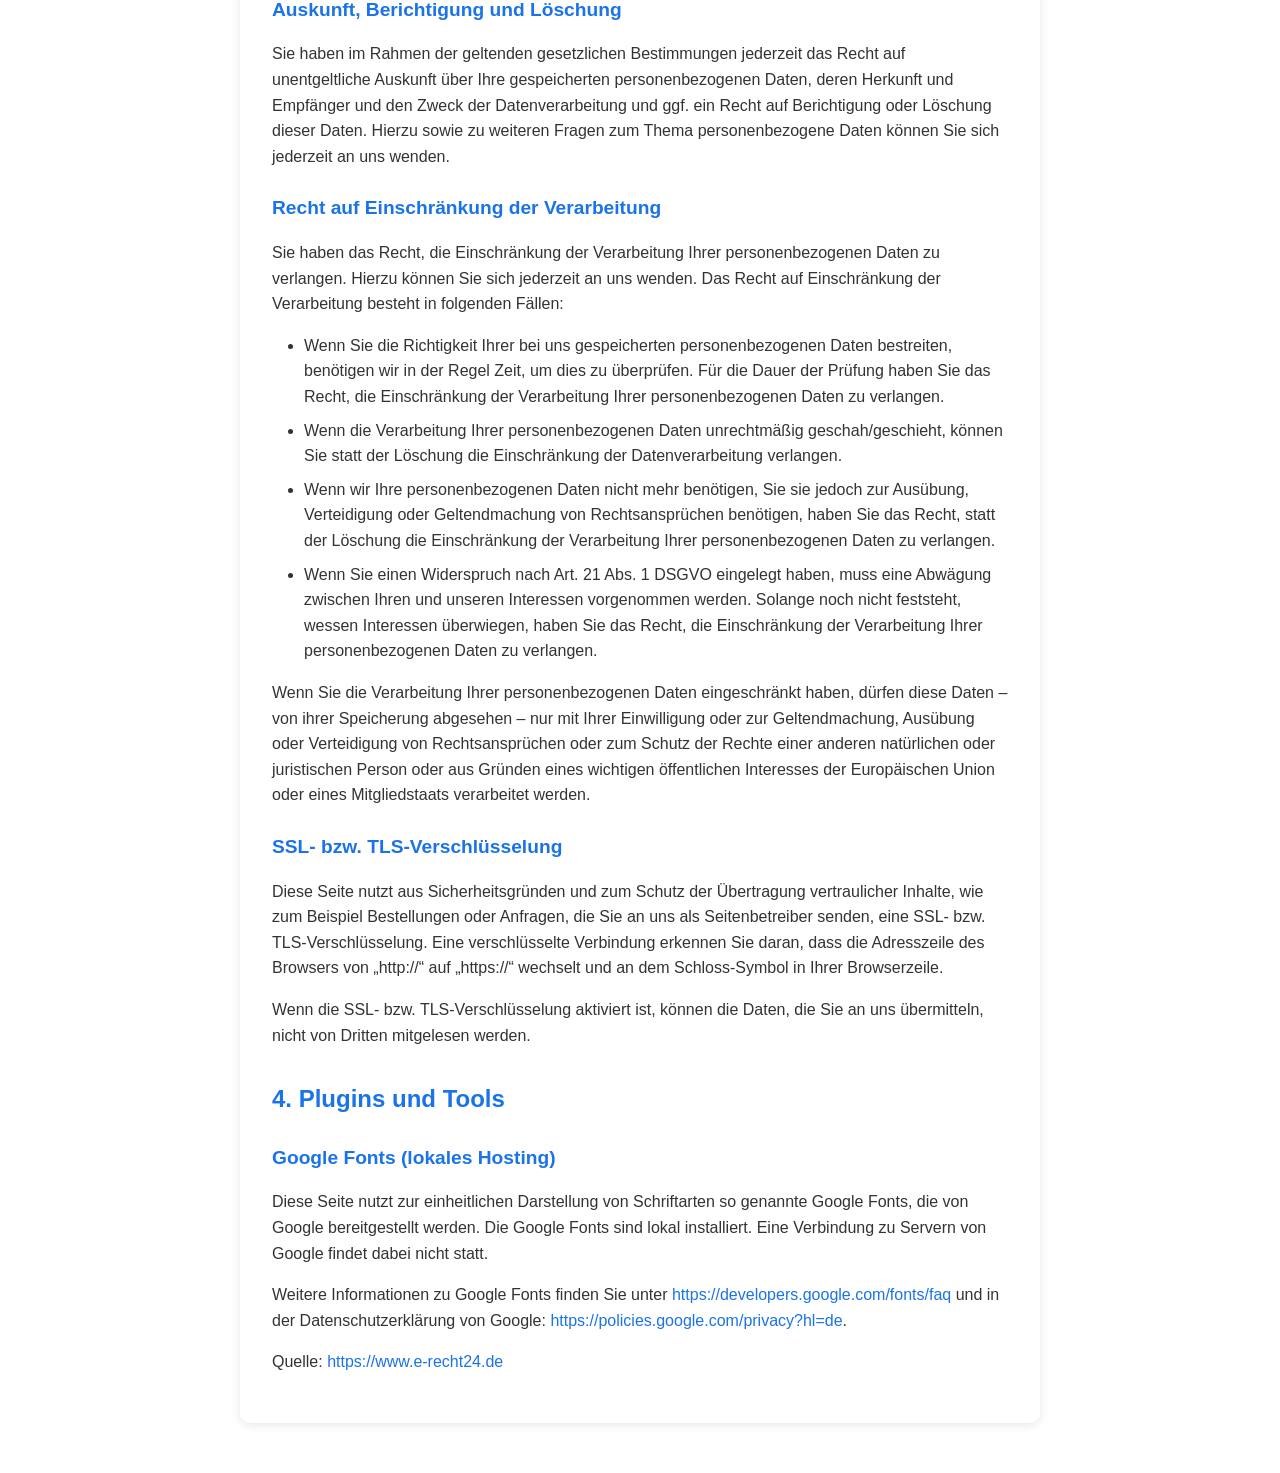
<file: datenschutz.html>
<!DOCTYPE html>
<html lang="de">
<head>
    <meta charset="UTF-8">
    <meta name="viewport" content="width=device-width, initial-scale=1.0">
    <title>Datenschutzerklärung - IT Support Services</title>
    <meta name="description" content="Datenschutzerklärung von IT Support Services. Informationen zur Verarbeitung Ihrer personenbezogenen Daten.">
    <meta name="robots" content="noindex, follow">
    <link rel="canonical" href="https://[Ihr-GitHub-Username].github.io/IT-Support-Website/datenschutz.html">
    <link rel="stylesheet" href="styles.css">
    <style>
        .datenschutz-content {
            max-width: 800px;
            margin: 120px auto 50px;
            padding: 2rem;
            background-color: var(--white);
            border-radius: 10px;
            box-shadow: 0 2px 10px rgba(0,0,0,0.1);
        }

        .datenschutz-content h1 {
            color: var(--primary-blue);
            margin-bottom: 2rem;
        }

        .datenschutz-content h2 {
            color: var(--primary-blue);
            margin: 2rem 0 1rem;
            font-size: 1.5rem;
        }

        .datenschutz-content h3 {
            color: var(--primary-blue);
            margin: 1.5rem 0 1rem;
            font-size: 1.2rem;
        }

        .datenschutz-content h4 {
            color: var(--primary-blue);
            margin: 1rem 0 0.5rem;
            font-size: 1.1rem;
        }

        .datenschutz-content p {
            margin-bottom: 1rem;
            line-height: 1.6;
        }

        .datenschutz-content ul {
            margin: 1rem 0;
            padding-left: 2rem;
        }

        .datenschutz-content li {
            margin-bottom: 0.5rem;
            line-height: 1.6;
        }

        .datenschutz-content a {
            color: var(--primary-blue);
            text-decoration: none;
            transition: color 0.3s ease;
        }

        .datenschutz-content a:hover {
            color: var(--secondary-blue);
        }
    </style>
</head>
<body>
    <header>
        <nav>
            <div class="logo">Leipert IT Support</div>
            <div class="hamburger">
                <span></span>
                <span></span>
                <span></span>
            </div>
            <div class="nav-links">
                <a href="index.html#home">Home</a>
                <a href="index.html#services">Services</a>
                <a href="index.html#contact">Kontakt</a>
                <a href="impressum.html">Impressum</a>
                <a href="datenschutz.html">Datenschutz</a>
            </div>
        </nav>
    </header>

    <main class="datenschutz-content">
        <h1>Datenschutz&shy;erkl&auml;rung</h1>
        <h2>1. Datenschutz auf einen Blick</h2>
        <h3>Allgemeine Hinweise</h3>
        <p>Die folgenden Hinweise geben einen einfachen &Uuml;berblick dar&uuml;ber, was mit Ihren personenbezogenen Daten passiert, wenn Sie diese Website besuchen. Personenbezogene Daten sind alle Daten, mit denen Sie pers&ouml;nlich identifiziert werden k&ouml;nnen. Ausf&uuml;hrliche Informationen zum Thema Datenschutz entnehmen Sie unserer unter diesem Text aufgef&uuml;hrten Datenschutzerkl&auml;rung.</p>

        <h3>Datenerfassung auf dieser Website</h3>
        <h4>Wer ist verantwortlich f&uuml;r die Datenerfassung auf dieser Website?</h4>
        <p>Die Datenverarbeitung auf dieser Website erfolgt durch den Websitebetreiber. Dessen Kontaktdaten k&ouml;nnen Sie dem Abschnitt &bdquo;Hinweis zur Verantwortlichen Stelle&ldquo; in dieser Datenschutzerkl&auml;rung entnehmen.</p>

        <h4>Wie erfassen wir Ihre Daten?</h4>
        <p>Ihre Daten werden zum einen dadurch erhoben, dass Sie uns diese mitteilen. Hierbei kann es sich z.&nbsp;B. um Daten handeln, die Sie in ein Kontaktformular eingeben.</p>
        <p>Andere Daten werden automatisch oder nach Ihrer Einwilligung beim Besuch der Website durch unsere IT-Systeme erfasst. Das sind vor allem technische Daten (z.&nbsp;B. Internetbrowser, Betriebssystem oder Uhrzeit des Seitenaufrufs). Die Erfassung dieser Daten erfolgt automatisch, sobald Sie diese Website betreten.</p>

        <h4>Wof&uuml;r nutzen wir Ihre Daten?</h4>
        <p>Ein Teil der Daten wird erhoben, um eine fehlerfreie Bereitstellung der Website zu gew&auml;hrleisten. Andere Daten k&ouml;nnen zur Analyse Ihres Nutzerverhaltens verwendet werden. Sofern &uuml;ber die Website Vertr&auml;ge geschlossen oder angebahnt werden k&ouml;nnen, werden die &uuml;bermittelten Daten auch f&uuml;r Vertragsangebote, Bestellungen oder sonstige Auftragsanfragen verarbeitet.</p>

        <h4>Welche Rechte haben Sie bez&uuml;glich Ihrer Daten?</h4>
        <p>Sie haben jederzeit das Recht, unentgeltlich Auskunft &uuml;ber Herkunft, Empf&auml;nger und Zweck Ihrer gespeicherten personenbezogenen Daten zu erhalten. Sie haben au&szlig;erdem ein Recht, die Berichtigung oder L&ouml;schung dieser Daten zu verlangen. Wenn Sie eine Einwilligung zur Datenverarbeitung erteilt haben, k&ouml;nnen Sie diese Einwilligung jederzeit f&uuml;r die Zukunft widerrufen. Au&szlig;erdem haben Sie das Recht, unter bestimmten Umst&auml;nden die Einschr&auml;nkung der Verarbeitung Ihrer personenbezogenen Daten zu verlangen. Des Weiteren steht Ihnen ein Beschwerderecht bei der zust&auml;ndigen Aufsichtsbeh&ouml;rde zu.</p>
        <p>Hierzu sowie zu weiteren Fragen zum Thema Datenschutz k&ouml;nnen Sie sich jederzeit an uns wenden.</p>

        <h2>2. Hosting</h2>
        <p>Wir hosten die Inhalte unserer Website bei folgendem Anbieter:</p>
        <h3>Externes Hosting</h3>
        <p>Diese Website wird extern gehostet. Die personenbezogenen Daten, die auf dieser Website erfasst werden, werden auf den Servern des Hosters / der Hoster gespeichert. Hierbei kann es sich v.&nbsp;a. um IP-Adressen, Kontaktanfragen, Meta- und Kommunikationsdaten, Vertragsdaten, Kontaktdaten, Namen, Websitezugriffe und sonstige Daten, die &uuml;ber eine Website generiert werden, handeln.</p>
        <p>Das externe Hosting erfolgt zum Zwecke der Vertragserf&uuml;llung gegen&uuml;ber unseren potenziellen und bestehenden Kunden (Art. 6 Abs. 1 lit. b DSGVO) und im Interesse einer sicheren, schnellen und effizienten Bereitstellung unseres Online-Angebots durch einen professionellen Anbieter (Art. 6 Abs. 1 lit. f DSGVO). Sofern eine entsprechende Einwilligung abgefragt wurde, erfolgt die Verarbeitung ausschlie&szlig;lich auf Grundlage von Art. 6 Abs. 1 lit. a DSGVO und &sect; 25 Abs. 1 TDDDG, soweit die Einwilligung die Speicherung von Cookies oder den Zugriff auf Informationen im Endger&auml;t des Nutzers (z.&nbsp;B. Device-Fingerprinting) im Sinne des TDDDG umfasst. Die Einwilligung ist jederzeit widerrufbar.</p>
        <p>Unser(e) Hoster wird bzw. werden Ihre Daten nur insoweit verarbeiten, wie dies zur Erf&uuml;llung seiner Leistungspflichten erforderlich ist und unsere Weisungen in Bezug auf diese Daten befolgen.</p>
        <p>Wir setzen folgende(n) Hoster ein:</p>
        <p>GitHub Datenschutz-E-Mail: privacy@github.com, Telefon: +1 877 448 4820, Adresse: 88 Colin P Kelly Jr St, San Francisco, CA 94107, United States of America.</p>

        <h2>3. Allgemeine Hinweise und Pflicht&shy;informationen</h2>
        <h3>Datenschutz</h3>
        <p>Die Betreiber dieser Seiten nehmen den Schutz Ihrer pers&ouml;nlichen Daten sehr ernst. Wir behandeln Ihre personenbezogenen Daten vertraulich und entsprechend den gesetzlichen Datenschutzvorschriften sowie dieser Datenschutzerkl&auml;rung.</p>
        <p>Wenn Sie diese Website benutzen, werden verschiedene personenbezogene Daten erhoben. Personenbezogene Daten sind Daten, mit denen Sie pers&ouml;nlich identifiziert werden k&ouml;nnen. Die vorliegende Datenschutzerkl&auml;rung erl&auml;utert, welche Daten wir erheben und wof&uuml;r wir sie nutzen. Sie erl&auml;utert auch, wie und zu welchem Zweck das geschieht.</p>
        <p>Wir weisen darauf hin, dass die Daten&uuml;bertragung im Internet (z.&nbsp;B. bei der Kommunikation per E-Mail) Sicherheitsl&uuml;cken aufweisen kann. Ein l&uuml;ckenloser Schutz der Daten vor dem Zugriff durch Dritte ist nicht m&ouml;glich.</p>

        <h3>Hinweis zur verantwortlichen Stelle</h3>
        <p>Die verantwortliche Stelle f&uuml;r die Datenverarbeitung auf dieser Website ist:</p>
        <p>Felix Leipert, Marxenweidenweg 8-10, 67354 R&ouml;merberg</p>
        <p>Telefon: +4915120766895<br />
        E-Mail: leipertit@gmail.com</p>
        <p>Verantwortliche Stelle ist die nat&uuml;rliche oder juristische Person, die allein oder gemeinsam mit anderen &uuml;ber die Zwecke und Mittel der Verarbeitung von personenbezogenen Daten (z.&nbsp;B. Namen, E-Mail-Adressen o. &Auml;.) entscheidet.</p>

        <h3>Speicherdauer</h3>
        <p>Soweit innerhalb dieser Datenschutzerkl&auml;rung keine speziellere Speicherdauer genannt wurde, verbleiben Ihre personenbezogenen Daten bei uns, bis der Zweck f&uuml;r die Datenverarbeitung entf&auml;llt. Wenn Sie ein berechtigtes L&ouml;schersuchen geltend machen oder eine Einwilligung zur Datenverarbeitung widerrufen, werden Ihre Daten gel&ouml;scht, sofern wir keine anderen rechtlich zul&auml;ssigen Gr&uuml;nde f&uuml;r die Speicherung Ihrer personenbezogenen Daten haben (z.&nbsp;B. steuer- oder handelsrechtliche Aufbewahrungsfristen); im letztgenannten Fall erfolgt die L&ouml;schung nach Fortfall dieser Gr&uuml;nde.</p>

        <h3>Allgemeine Hinweise zu den Rechtsgrundlagen der Datenverarbeitung auf dieser Website</h3>
        <p>Sofern Sie in die Datenverarbeitung eingewilligt haben, verarbeiten wir Ihre personenbezogenen Daten auf Grundlage von Art. 6 Abs. 1 lit. a DSGVO bzw. Art. 9 Abs. 2 lit. a DSGVO, sofern besondere Datenkategorien nach Art. 9 Abs. 1 DSGVO verarbeitet werden. Im Falle einer ausdr&uuml;cklichen Einwilligung in die &Uuml;bertragung personenbezogener Daten in Drittstaaten erfolgt die Datenverarbeitung au&szlig;erdem auf Grundlage von Art. 49 Abs. 1 lit. a DSGVO. Sofern Sie in die Speicherung von Cookies oder in den Zugriff auf Informationen in Ihr Endger&auml;t (z.&nbsp;B. via Device-Fingerprinting) eingewilligt haben, erfolgt die Datenverarbeitung zus&auml;tzlich auf Grundlage von &sect; 25 Abs. 1 TDDDG. Die Einwilligung ist jederzeit widerrufbar. Sind Ihre Daten zur Vertragserf&uuml;llung oder zur Durchf&uuml;hrung vorvertraglicher Ma&szlig;nahmen erforderlich, verarbeiten wir Ihre Daten auf Grundlage des Art. 6 Abs. 1 lit. b DSGVO. Des Weiteren verarbeiten wir Ihre Daten, sofern diese zur Erf&uuml;llung einer rechtlichen Verpflichtung erforderlich sind auf Grundlage von Art. 6 Abs. 1 lit. c DSGVO. Die Datenverarbeitung kann ferner auf Grundlage unseres berechtigten Interesses nach Art. 6 Abs. 1 lit. f DSGVO erfolgen. &Uuml;ber die jeweils im Einzelfall einschl&auml;gigen Rechtsgrundlagen wird in den folgenden Abs&auml;tzen dieser Datenschutzerkl&auml;rung informiert.</p>

        <h3>Empf&auml;nger von personenbezogenen Daten</h3>
        <p>Im Rahmen unserer Gesch&auml;ftst&auml;tigkeit arbeiten wir mit verschiedenen externen Stellen zusammen. Dabei ist teilweise auch eine &Uuml;bermittlung von personenbezogenen Daten an diese externen Stellen erforderlich. Wir geben personenbezogene Daten nur dann an externe Stellen weiter, wenn dies im Rahmen einer Vertragserf&uuml;llung erforderlich ist, wenn wir gesetzlich hierzu verpflichtet sind (z.&nbsp;B. Weitergabe von Daten an Steuerbeh&ouml;rden), wenn wir ein berechtigtes Interesse nach Art. 6 Abs. 1 lit. f DSGVO an der Weitergabe haben oder wenn eine sonstige Rechtsgrundlage die Datenweitergabe erlaubt. Beim Einsatz von Auftragsverarbeitern geben wir personenbezogene Daten unserer Kunden nur auf Grundlage eines g&uuml;ltigen Vertrags &uuml;ber Auftragsverarbeitung weiter. Im Falle einer gemeinsamen Verarbeitung wird ein Vertrag &uuml;ber gemeinsame Verarbeitung geschlossen.</p>

        <h3>Widerruf Ihrer Einwilligung zur Datenverarbeitung</h3>
        <p>Viele Datenverarbeitungsvorg&auml;nge sind nur mit Ihrer ausdr&uuml;cklichen Einwilligung m&ouml;glich. Sie k&ouml;nnen eine bereits erteilte Einwilligung jederzeit widerrufen. Die Rechtm&auml;&szlig;igkeit der bis zum Widerruf erfolgten Datenverarbeitung bleibt vom Widerruf unber&uuml;hrt.</p>

        <h3>Widerspruchsrecht gegen die Datenerhebung in besonderen F&auml;llen sowie gegen Direktwerbung (Art. 21 DSGVO)</h3>
        <p>WENN DIE DATENVERARBEITUNG AUF GRUNDLAGE VON ART. 6 ABS. 1 LIT. E ODER F DSGVO ERFOLGT, HABEN SIE JEDERZEIT DAS RECHT, AUS GR&Uuml;NDEN, DIE SICH AUS IHRER BESONDEREN SITUATION ERGEBEN, GEGEN DIE VERARBEITUNG IHRER PERSONENBEZOGENEN DATEN WIDERSPRUCH EINZULEGEN; DIES GILT AUCH F&Uuml;R EIN AUF DIESE BESTIMMUNGEN GEST&Uuml;TZTES PROFILING. DIE JEWEILIGE RECHTSGRUNDLAGE, AUF DENEN EINE VERARBEITUNG BERUHT, ENTNEHMEN SIE DIESER DATENSCHUTZERKL&Auml;RUNG. WENN SIE WIDERSPRUCH EINLEGEN, WERDEN WIR IHRE BETROFFENEN PERSONENBEZOGENEN DATEN NICHT MEHR VERARBEITEN, ES SEI DENN, WIR K&Ouml;NNEN ZWINGENDE SCHUTZW&Uuml;RDIGE GR&Uuml;NDE F&Uuml;R DIE VERARBEITUNG NACHWEISEN, DIE IHRE INTERESSEN, RECHTE UND FREIHEITEN &Uuml;BERWIEGEN ODER DIE VERARBEITUNG DIENT DER GELTENDMACHUNG, AUS&Uuml;BUNG ODER VERTEIDIGUNG VON RECHTSANSPR&Uuml;CHEN (WIDERSPRUCH NACH ART. 21 ABS. 1 DSGVO).</p>
        <p>WERDEN IHRE PERSONENBEZOGENEN DATEN VERARBEITET, UM DIREKTWERBUNG ZU BETREIBEN, SO HABEN SIE DAS RECHT, JEDERZEIT WIDERSPRUCH GEGEN DIE VERARBEITUNG SIE BETREFFENDER PERSONENBEZOGENER DATEN ZUM ZWECKE DERARTIGER WERBUNG EINZULEGEN; DIES GILT AUCH F&Uuml;R DAS PROFILING, SOWEIT ES MIT SOLCHER DIREKTWERBUNG IN VERBINDUNG STEHT. WENN SIE WIDERSPRECHEN, WERDEN IHRE PERSONENBEZOGENEN DATEN ANSCHLIESSEND NICHT MEHR ZUM ZWECKE DER DIREKTWERBUNG VERWENDET (WIDERSPRUCH NACH ART. 21 ABS. 2 DSGVO).</p>

        <h3>Beschwerde&shy;recht bei der zust&auml;ndigen Aufsichts&shy;beh&ouml;rde</h3>
        <p>Im Falle von Verst&ouml;&szlig;en gegen die DSGVO steht den Betroffenen ein Beschwerderecht bei einer Aufsichtsbeh&ouml;rde, insbesondere in dem Mitgliedstaat ihres gew&ouml;hnlichen Aufenthalts, ihres Arbeitsplatzes oder des Orts des mutma&szlig;lichen Versto&szlig;es zu. Das Beschwerderecht besteht unbeschadet anderweitiger verwaltungsrechtlicher oder gerichtlicher Rechtsbehelfe.</p>

        <h3>Recht auf Daten&shy;&uuml;bertrag&shy;barkeit</h3>
        <p>Sie haben das Recht, Daten, die wir auf Grundlage Ihrer Einwilligung oder in Erf&uuml;llung eines Vertrags automatisiert verarbeiten, an sich oder an einen Dritten in einem g&auml;ngigen, maschinenlesbaren Format aush&auml;ndigen zu lassen. Sofern Sie die direkte &Uuml;bertragung der Daten an einen anderen Verantwortlichen verlangen, erfolgt dies nur, soweit es technisch machbar ist.</p>

        <h3>Auskunft, Berichtigung und L&ouml;schung</h3>
        <p>Sie haben im Rahmen der geltenden gesetzlichen Bestimmungen jederzeit das Recht auf unentgeltliche Auskunft &uuml;ber Ihre gespeicherten personenbezogenen Daten, deren Herkunft und Empf&auml;nger und den Zweck der Datenverarbeitung und ggf. ein Recht auf Berichtigung oder L&ouml;schung dieser Daten. Hierzu sowie zu weiteren Fragen zum Thema personenbezogene Daten k&ouml;nnen Sie sich jederzeit an uns wenden.</p>

        <h3>Recht auf Einschr&auml;nkung der Verarbeitung</h3>
        <p>Sie haben das Recht, die Einschr&auml;nkung der Verarbeitung Ihrer personenbezogenen Daten zu verlangen. Hierzu k&ouml;nnen Sie sich jederzeit an uns wenden. Das Recht auf Einschr&auml;nkung der Verarbeitung besteht in folgenden F&auml;llen:</p>
        <ul>
            <li>Wenn Sie die Richtigkeit Ihrer bei uns gespeicherten personenbezogenen Daten bestreiten, ben&ouml;tigen wir in der Regel Zeit, um dies zu &uuml;berpr&uuml;fen. F&uuml;r die Dauer der Pr&uuml;fung haben Sie das Recht, die Einschr&auml;nkung der Verarbeitung Ihrer personenbezogenen Daten zu verlangen.</li>
            <li>Wenn die Verarbeitung Ihrer personenbezogenen Daten unrechtm&auml;&szlig;ig geschah/geschieht, k&ouml;nnen Sie statt der L&ouml;schung die Einschr&auml;nkung der Datenverarbeitung verlangen.</li>
            <li>Wenn wir Ihre personenbezogenen Daten nicht mehr ben&ouml;tigen, Sie sie jedoch zur Aus&uuml;bung, Verteidigung oder Geltendmachung von Rechtsanspr&uuml;chen ben&ouml;tigen, haben Sie das Recht, statt der L&ouml;schung die Einschr&auml;nkung der Verarbeitung Ihrer personenbezogenen Daten zu verlangen.</li>
            <li>Wenn Sie einen Widerspruch nach Art. 21 Abs. 1 DSGVO eingelegt haben, muss eine Abw&auml;gung zwischen Ihren und unseren Interessen vorgenommen werden. Solange noch nicht feststeht, wessen Interessen &uuml;berwiegen, haben Sie das Recht, die Einschr&auml;nkung der Verarbeitung Ihrer personenbezogenen Daten zu verlangen.</li>
        </ul>
        <p>Wenn Sie die Verarbeitung Ihrer personenbezogenen Daten eingeschr&auml;nkt haben, d&uuml;rfen diese Daten &ndash; von ihrer Speicherung abgesehen &ndash; nur mit Ihrer Einwilligung oder zur Geltendmachung, Aus&uuml;bung oder Verteidigung von Rechtsanspr&uuml;chen oder zum Schutz der Rechte einer anderen nat&uuml;rlichen oder juristischen Person oder aus Gr&uuml;nden eines wichtigen &ouml;ffentlichen Interesses der Europ&auml;ischen Union oder eines Mitgliedstaats verarbeitet werden.</p>

        <h3>SSL- bzw. TLS-Verschl&uuml;sselung</h3>
        <p>Diese Seite nutzt aus Sicherheitsgr&uuml;nden und zum Schutz der &Uuml;bertragung vertraulicher Inhalte, wie zum Beispiel Bestellungen oder Anfragen, die Sie an uns als Seitenbetreiber senden, eine SSL- bzw. TLS-Verschl&uuml;sselung. Eine verschl&uuml;sselte Verbindung erkennen Sie daran, dass die Adresszeile des Browsers von &bdquo;http://&ldquo; auf &bdquo;https://&ldquo; wechselt und an dem Schloss-Symbol in Ihrer Browserzeile.</p>
        <p>Wenn die SSL- bzw. TLS-Verschl&uuml;sselung aktiviert ist, k&ouml;nnen die Daten, die Sie an uns &uuml;bermitteln, nicht von Dritten mitgelesen werden.</p>

        <h2>4. Plugins und Tools</h2>
        <h3>Google Fonts (lokales Hosting)</h3>
        <p>Diese Seite nutzt zur einheitlichen Darstellung von Schriftarten so genannte Google Fonts, die von Google bereitgestellt werden. Die Google Fonts sind lokal installiert. Eine Verbindung zu Servern von Google findet dabei nicht statt.</p>
        <p>Weitere Informationen zu Google Fonts finden Sie unter <a href="https://developers.google.com/fonts/faq" target="_blank" rel="noopener noreferrer">https://developers.google.com/fonts/faq</a> und in der Datenschutzerkl&auml;rung von Google: <a href="https://policies.google.com/privacy?hl=de" target="_blank" rel="noopener noreferrer">https://policies.google.com/privacy?hl=de</a>.</p>

        <p>Quelle: <a href="https://www.e-recht24.de">https://www.e-recht24.de</a></p>
    </main>

    <script src="script.js"></script>
</body>
</html>
</file>
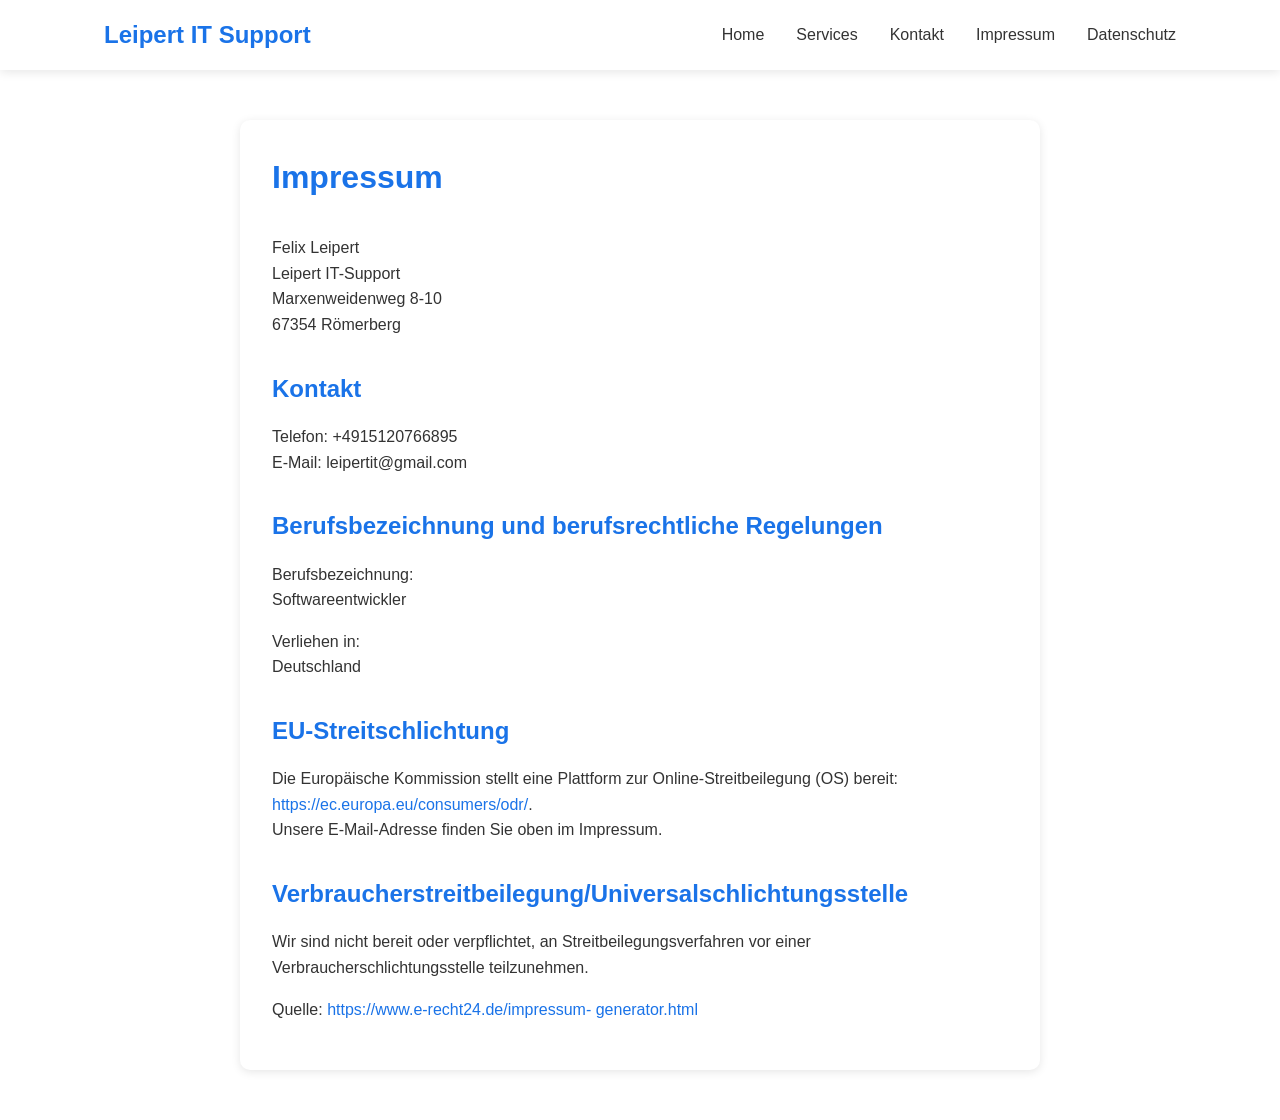
<file: impressum.html>
<!DOCTYPE html>
<html lang="de">
<head>
    <meta charset="UTF-8">
    <meta name="viewport" content="width=device-width, initial-scale=1.0">
    <title>Impressum - IT Support Services</title>
    <meta name="description" content="Impressum und rechtliche Informationen von IT Support Services. Kontaktdaten und Unternehmensinformationen.">
    <meta name="robots" content="noindex, follow">
    <link rel="canonical" href="https://[Ihr-GitHub-Username].github.io/IT-Support-Website/impressum.html">
    <link rel="stylesheet" href="styles.css">
    <style>
        .impressum-content {
            max-width: 800px;
            margin: 120px auto 50px;
            padding: 2rem;
            background-color: var(--white);
            border-radius: 10px;
            box-shadow: 0 2px 10px rgba(0,0,0,0.1);
        }

        .impressum-content h1 {
            color: var(--primary-blue);
            margin-bottom: 2rem;
        }

        .impressum-content h2 {
            color: var(--primary-blue);
            margin: 2rem 0 1rem;
            font-size: 1.5rem;
        }

        .impressum-content p {
            margin-bottom: 1rem;
            line-height: 1.6;
        }

        .impressum-content a {
            color: var(--primary-blue);
            text-decoration: none;
            transition: color 0.3s ease;
        }

        .impressum-content a:hover {
            color: var(--secondary-blue);
        }
    </style>
</head>
<body>
    <header>
        <nav>
            <div class="logo">Leipert IT Support</div>
            <div class="hamburger">
                <span></span>
                <span></span>
                <span></span>
            </div>
            <div class="nav-links">
                <a href="index.html#home">Home</a>
                <a href="index.html#services">Services</a>
                <a href="index.html#contact">Kontakt</a>
                <a href="impressum.html">Impressum</a>
                <a href="datenschutz.html">Datenschutz</a>
            </div>
        </nav>
    </header>

    <main class="impressum-content">
        <h1>Impressum</h1>
        <p>Felix Leipert<br />
        Leipert IT-Support<br />
        Marxenweidenweg 8-10<br />
        67354 Römerberg</p>

        <h2>Kontakt</h2>
        <p>Telefon: +4915120766895<br />
        E-Mail: leipertit@gmail.com</p>

        <h2>Berufsbezeichnung und berufsrechtliche Regelungen</h2>
        <p>Berufsbezeichnung:<br />
        Softwareentwickler</p>
        <p>Verliehen in:<br />
        Deutschland</p>

        <h2>EU-Streitschlichtung</h2>
        <p>Die Europäische Kommission stellt eine Plattform zur Online-Streitbeilegung (OS) bereit: <a
        href="https://ec.europa.eu/consumers/odr/" target="_blank" rel="noopener
        noreferrer">https://ec.europa.eu/consumers/odr/</a>.<br /> Unsere E-Mail-Adresse finden Sie oben im
        Impressum.</p>

        <h2>Verbraucher&shy;streit&shy;beilegung/Universal&shy;schlichtungs&shy;stelle</h2>
        <p>Wir sind nicht bereit oder verpflichtet, an Streitbeilegungsverfahren vor einer Verbraucherschlichtungsstelle
        teilzunehmen.</p>

        <p>Quelle: <a href="https://www.e-recht24.de/impressum-generator.html">https://www.e-recht24.de/impressum-
        generator.html</a></p>
    </main>

    <script src="script.js"></script>
</body>
</html>
</file>
<file: styles.css>
html {
    scroll-behavior: smooth;
}

:root {
    --primary-blue: #1a73e8;
    --secondary-blue: #4285f4;
    --light-blue: #e8f0fe;
    --white: #ffffff;
}

* {
    margin: 0;
    padding: 0;
    box-sizing: border-box;
    font-family: 'Segoe UI', Arial, sans-serif;
}

body {
    background-color: var(--white);
    color: #333;
    line-height: 1.6;
}

/* Header Styles */
header {
    background-color: var(--white);
    box-shadow: 0 2px 10px rgba(0,0,0,0.1);
    position: fixed;
    width: 100%;
    top: 0;
    z-index: 1000;
}

nav {
    display: flex;
    justify-content: space-between;
    align-items: center;
    padding: 1rem 5%;
    max-width: 1200px;
    margin: 0 auto;
}

.logo {
    font-size: 1.5rem;
    font-weight: bold;
    color: var(--primary-blue);
}

.hamburger {
    display: none;
    flex-direction: column;
    gap: 6px;
    cursor: pointer;
}

.hamburger span {
    width: 30px;
    height: 3px;
    background-color: var(--primary-blue);
    transition: all 0.3s ease;
}

.nav-links {
    display: flex;
    gap: 2rem;
}

.nav-links a {
    text-decoration: none;
    color: #333;
    transition: color 0.3s ease;
}

.nav-links a:hover {
    color: var(--primary-blue);
}

/* Hero Section */
.hero {
    height: 100vh;
    display: flex;
    align-items: center;
    justify-content: center;
    text-align: center;
    padding: 0 1rem;
    background: linear-gradient(135deg, var(--light-blue) 0%, var(--white) 100%);
}

.hero-content {
    max-width: 800px;
    animation: fadeIn 1s ease-out;
}

.hero h1 {
    font-size: 3rem;
    color: var(--primary-blue);
    margin-bottom: 1rem;
}

.hero p {
    font-size: 1.2rem;
    margin-bottom: 2rem;
}

/* Services Section */
.services {
    padding: 5rem 1rem;
    background-color: var(--white);
}

.services-grid {
    display: grid;
    grid-template-columns: repeat(auto-fit, minmax(250px, 1fr));
    gap: 2rem;
    max-width: 1200px;
    margin: 0 auto;
}

.service-card {
    background: var(--white);
    padding: 2rem;
    border-radius: 10px;
    box-shadow: 0 4px 6px rgba(0,0,0,0.1);
    transition: transform 0.3s ease;
}

.service-card:hover {
    transform: translateY(-5px);
}

.image-placeholder {
    width: 100%;
    aspect-ratio: 1 / 1; /* ersetzt feste Höhe */
    background-color: var(--light-blue);
    border-radius: 5px;
    margin-bottom: 1rem;
    display: flex;
    align-items: center;
    justify-content: center;
    overflow: hidden;
}

.card_img {
    width: 100%;
    height: auto;
    aspect-ratio: 1 / 1;       /* Bewahrt das Seitenverhältnis */
    object-fit: cover;
    border-radius: 8px;
    max-width: 100%;
    display: block;
}

/* Contact Section */
.contact {
    background-color: var(--light-blue);
    padding: 5rem 1rem;
    text-align: center;
}

.contact-form {
    max-width: 600px;
    margin: 0 auto;
}

.contact-form input,
.contact-form textarea {
    width: 100%;
    padding: 0.8rem;
    margin-bottom: 1rem;
    border: 1px solid #ddd;
    border-radius: 5px;
}

.btn {
    background-color: var(--primary-blue);
    color: var(--white);
    padding: 0.8rem 2rem;
    border: none;
    border-radius: 5px;
    cursor: pointer;
    transition: background-color 0.3s ease;
    text-decoration: none;
}

.btn:hover {
    background-color: var(--secondary-blue);
}

.logo_img {
    max-width: 300px;
    min-width: 150px;
}

/* Animations */
@keyframes fadeIn {
    from {
        opacity: 0;
        transform: translateY(20px);
    }
    to {
        opacity: 1;
        transform: translateY(0);
    }
}

/* Responsive Design */
@media (max-width: 768px) {
    .hamburger {
        display: flex;
    }

    .nav-links {
        display: none;
        position: absolute;
        top: 100%;
        left: 0;
        width: 100%;
        background-color: var(--white);
        padding: 1rem;
        flex-direction: column;
        align-items: center;
        box-shadow: 0 2px 10px rgba(0,0,0,0.1);
    }

    .nav-links.active {
        display: flex;
    }

    .hero h1 {
        font-size: 2rem;
    }

    .services-grid {
        grid-template-columns: 1fr;
    }
}
</file>
